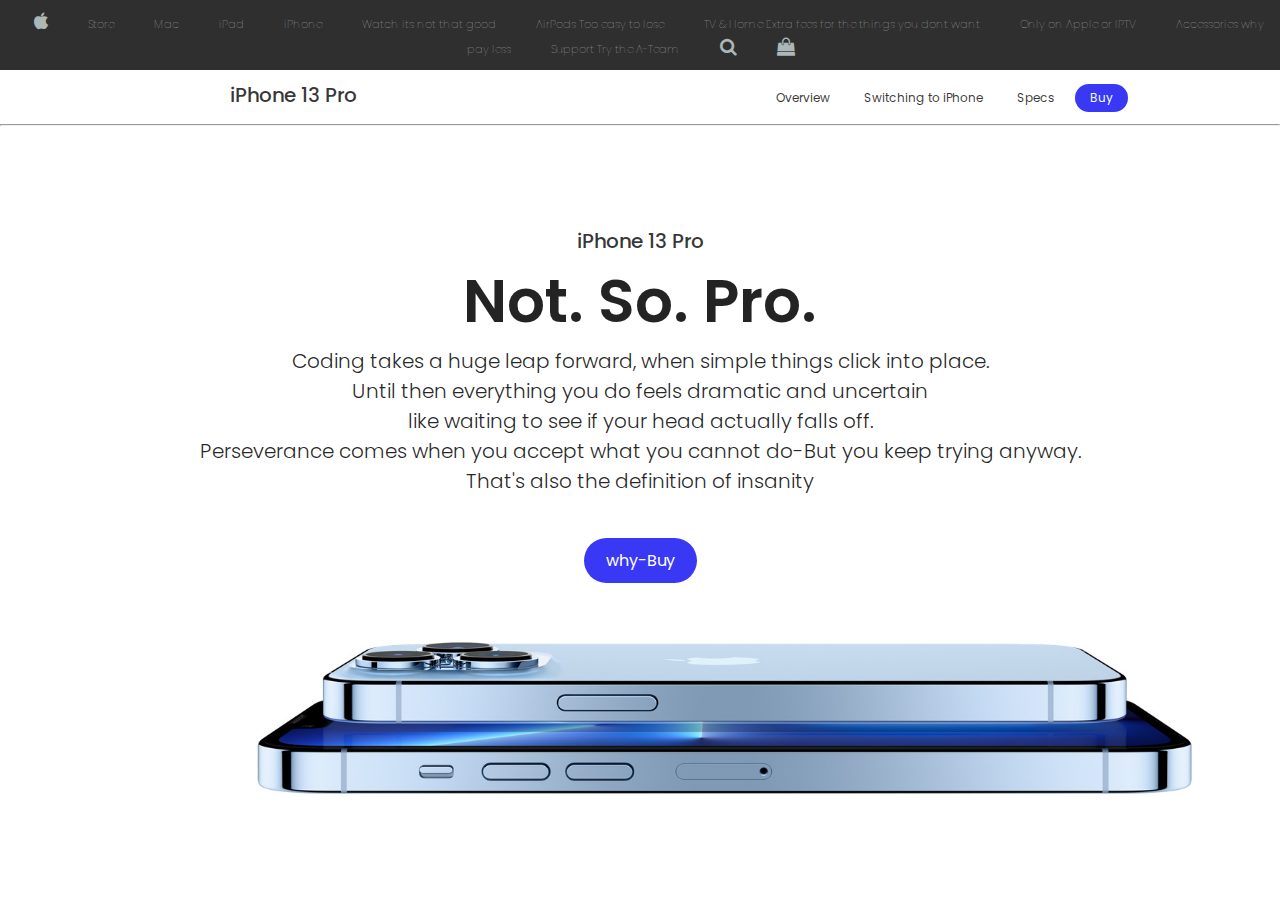
<file: Applish.html>
<!DOCTYPE html>
<html lang="en">
<head>
    <meta charset="UTF-8">
    <meta http-equiv="X-UA-Compatible" content="IE=edge">
    <meta name="viewport" content="width=device-width, initial-scale=1.0">
    <link rel="stylesheet" href="https://cdnjs.cloudflare.com/ajax/libs/font-awesome/4.7.0/css/font-awesome.min.css">
    <link rel="stylesheet" type="text/css" href="css/applish1.css">
    <title>We're not in Kansas anymor "Toto"</title>
</head>
<!-- navbar -->
<header class="header">
<nav class="nav">
    
   <a href="#"><i class="fa fa-apple" style="font-size: 18px;;color:rgba(240, 255, 255, 0.664);"></i></a>
    <a href="#">Store</a>
    <a href="#">Mac</a>
    <a href="#">iPad</a>
    <a href="#">iPhone</a>
    <a href="#">Watch its not that good</a>
    <a href="#">AirPods Too easy to lose</a>
    <a href="#">TV & Home Extra fees for the things you dont want</a>
    <a href="#">Only on Apple or IPTV</a>
    <a href="#">Accessories why pay less</a>
    <a href="#">Support Try the A-Team</a>
    <a href="#"><i class="fa fa-search" style="font-size:18px;color:rgba(240, 255, 255, 0.664);"></i></a>
    <a href="#"><i style="font-size :18px;color:rgba(240, 255, 255, 0.664);" class="fa">&#xf290;</i></a>
   

</nav>
</header>

<!-- logo of page content -->
<section class="section1">
 <a class="logo">iPhone 13 Pro</a>
   <a href="#">Overview</a>
    <a href="#">Switching to iPhone</a>
    <a href="#">Specs</a>
    <a href="#" class="button">Buy</a>
   
</section>
<hr>

<section class="Section2">
    <h3>iPhone 13 Pro</h3>
    <h1>Not. So. Pro.</h1>
    <p>Coding takes a huge leap forward, when simple things click into place.<br>
        Until then everything you do feels dramatic and uncertain <br>like waiting to see if your head actually falls off.<br>
         Perseverance comes when you accept what you cannot do-But you keep trying anyway.<br>
        That's also the definition of insanity</p>
</section> 
<section class="section3">
    <a href="#" class="button2">why-Buy</a>
</section>
<section class="section4">
<img src="images/iphonesideview.jpg" alt = "iphone pic">
</section>



<body>
    
</body>
</html>
</file>
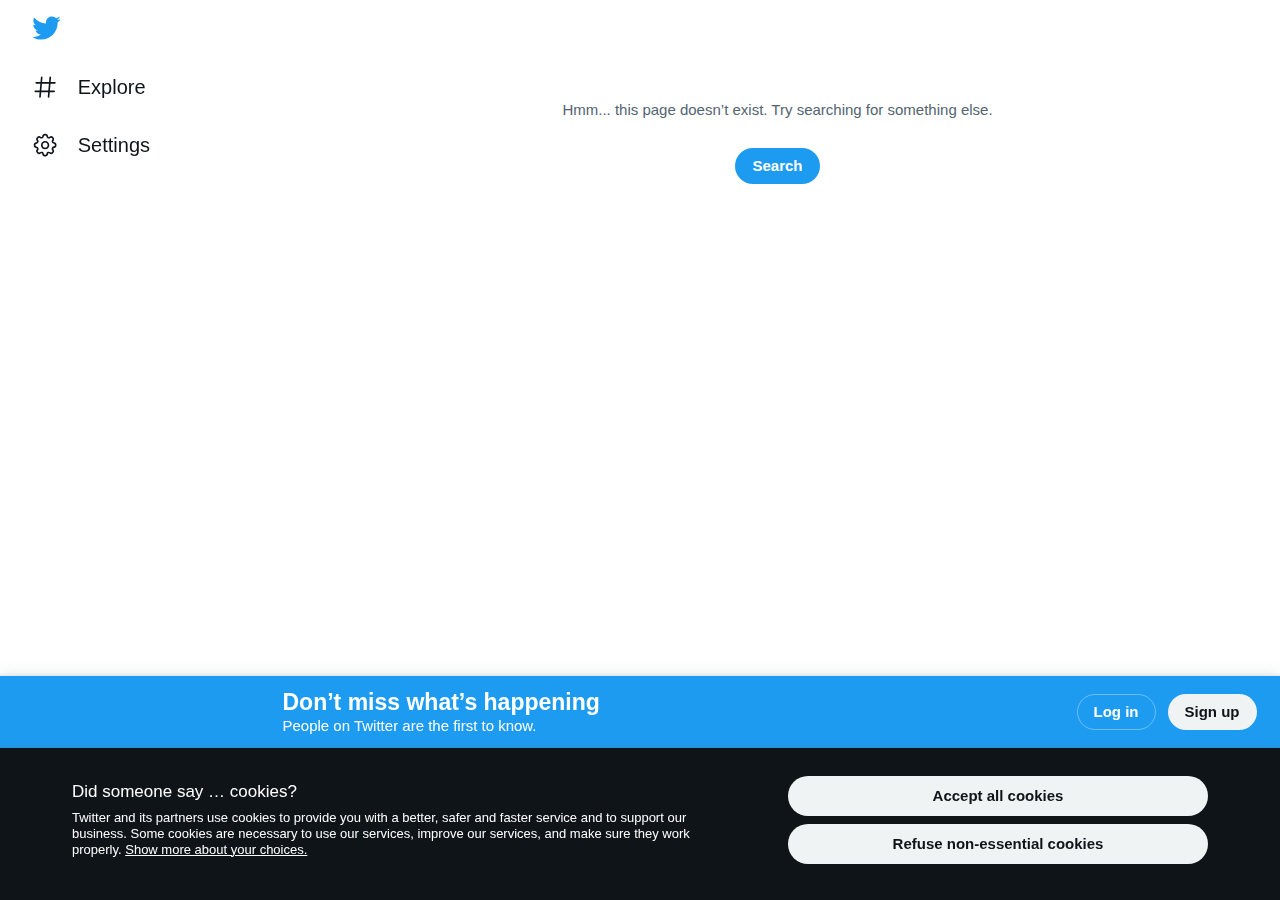
<file: Twitter. It’s what’s happening _ Twitter.html>
<!DOCTYPE html>
<!-- saved from url=(0020)https://twitter.com/ -->
<html dir="ltr" lang="en-GB" style="overflow-y: scroll; overscroll-behavior-y: none; font-size: 15px;"><head><meta http-equiv="Content-Type" content="text/html; charset=UTF-8"><style>input::placeholder { user-select: none; -webkit-user-select: none; }</style><style>@font-face {
  font-family: TwitterChirpExtendedHeavy;
  src: url(https://abs.twimg.com/fonts/v1/chirp-extended-heavy-web.woff2) format('woff2');
  src: url(https://abs.twimg.com/fonts/v1/chirp-extended-heavy-web.woff) format('woff');
  font-weight: 800;
  font-style: 'normal';
  font-display: 'swap';
}
@font-face {
  font-family: TwitterChirp;
  src: url(https://abs.twimg.com/fonts/v2/chirp-regular-web.woff2) format('woff2');
  src: url(https://abs.twimg.com/fonts/v2/chirp-regular-web.woff) format('woff');
  font-weight: 400;
  font-style: 'normal';
  font-display: 'swap';
}
@font-face {
  font-family: TwitterChirp;
  src: url(https://abs.twimg.com/fonts/v2/chirp-medium-web.woff2) format('woff2');
  src: url(https://abs.twimg.com/fonts/v2/chirp-medium-web.woff) format('woff');
  font-weight: 500;
  font-style: 'normal';
  font-display: 'swap';
}
@font-face {
  font-family: TwitterChirp;
  src: url(https://abs.twimg.com/fonts/v2/chirp-bold-web.woff2) format('woff2');
  src: url(https://abs.twimg.com/fonts/v2/chirp-bold-web.woff) format('woff');
  font-weight: 700;
  font-style: 'normal';
  font-display: 'swap';
}
@font-face {
  font-family: TwitterChirp;
  src: url(https://abs.twimg.com/fonts/v2/chirp-heavy-web.woff2) format('woff2');
  src: url(https://abs.twimg.com/fonts/v2/chirp-heavy-web.woff) format('woff');
  font-weight: 800;
  font-style: 'normal';
  font-display: 'swap';
}</style>
<meta name="viewport" content="width=device-width,initial-scale=1,maximum-scale=1,user-scalable=0,viewport-fit=cover"><link rel="preconnect" href="https://abs.twimg.com/"><link rel="dns-prefetch" href="https://abs.twimg.com/"><link rel="preconnect" href="https://api.twitter.com/"><link rel="dns-prefetch" href="https://api.twitter.com/"><link rel="preconnect" href="https://pbs.twimg.com/"><link rel="dns-prefetch" href="https://pbs.twimg.com/"><link rel="preconnect" href="https://t.co/"><link rel="dns-prefetch" href="https://t.co/"><link rel="preconnect" href="https://video.twimg.com/"><link rel="dns-prefetch" href="https://video.twimg.com/"><link rel="preload" as="script" crossorigin="anonymous" href="./Twitter. It’s what’s happening _ Twitter_files/polyfills.9013dd25.js.download" nonce=""><link rel="preload" as="script" crossorigin="anonymous" href="./Twitter. It’s what’s happening _ Twitter_files/vendors_main.87ea1195.js.download" nonce=""><link rel="preload" as="script" crossorigin="anonymous" href="./Twitter. It’s what’s happening _ Twitter_files/en-GB.40f594d5.js.download" nonce=""><link rel="preload" as="script" crossorigin="anonymous" href="./Twitter. It’s what’s happening _ Twitter_files/main.4221b695.js.download" nonce=""><meta property="fb:app_id" content="2231777543">
<meta property="og:site_name" content="Twitter"><meta name="google-site-verification" content="acYOOcR5z6puMzLn6hLDZI1nNHXPxt57OIstz1vnCV0"><meta name="facebook-domain-verification" content="x6sdcc8b5ju3bh8nbm59eswogvg6t1"><link rel="manifest" href="https://twitter.com/manifest.json" crossorigin="use-credentials"><link rel="alternate" hreflang="x-default" href="https://twitter.com/"><link rel="alternate" hreflang="en" href="https://twitter.com/?lang=en"><link rel="alternate" hreflang="ar" href="https://twitter.com/?lang=ar"><link rel="alternate" hreflang="ar-x-fm" href="https://twitter.com/?lang=ar-x-fm"><link rel="alternate" hreflang="bg" href="https://twitter.com/?lang=bg"><link rel="alternate" hreflang="bn" href="https://twitter.com/?lang=bn"><link rel="alternate" hreflang="ca" href="https://twitter.com/?lang=ca"><link rel="alternate" hreflang="cs" href="https://twitter.com/?lang=cs"><link rel="alternate" hreflang="da" href="https://twitter.com/?lang=da"><link rel="alternate" hreflang="de" href="https://twitter.com/?lang=de"><link rel="alternate" hreflang="el" href="https://twitter.com/?lang=el"><link rel="alternate" hreflang="en-GB" href="https://twitter.com/?lang=en-GB"><link rel="alternate" hreflang="es" href="https://twitter.com/?lang=es"><link rel="alternate" hreflang="eu" href="https://twitter.com/?lang=eu"><link rel="alternate" hreflang="fa" href="https://twitter.com/?lang=fa"><link rel="alternate" hreflang="fi" href="https://twitter.com/?lang=fi"><link rel="alternate" hreflang="fr" href="https://twitter.com/?lang=fr"><link rel="alternate" hreflang="ga" href="https://twitter.com/?lang=ga"><link rel="alternate" hreflang="gl" href="https://twitter.com/?lang=gl"><link rel="alternate" hreflang="gu" href="https://twitter.com/?lang=gu"><link rel="alternate" hreflang="he" href="https://twitter.com/?lang=he"><link rel="alternate" hreflang="hi" href="https://twitter.com/?lang=hi"><link rel="alternate" hreflang="hr" href="https://twitter.com/?lang=hr"><link rel="alternate" hreflang="hu" href="https://twitter.com/?lang=hu"><link rel="alternate" hreflang="id" href="https://twitter.com/?lang=id"><link rel="alternate" hreflang="it" href="https://twitter.com/?lang=it"><link rel="alternate" hreflang="ja" href="https://twitter.com/?lang=ja"><link rel="alternate" hreflang="kn" href="https://twitter.com/?lang=kn"><link rel="alternate" hreflang="ko" href="https://twitter.com/?lang=ko"><link rel="alternate" hreflang="mr" href="https://twitter.com/?lang=mr"><link rel="alternate" hreflang="ms" href="https://twitter.com/?lang=ms"><link rel="alternate" hreflang="nb" href="https://twitter.com/?lang=nb"><link rel="alternate" hreflang="nl" href="https://twitter.com/?lang=nl"><link rel="alternate" hreflang="pl" href="https://twitter.com/?lang=pl"><link rel="alternate" hreflang="pt" href="https://twitter.com/?lang=pt"><link rel="alternate" hreflang="ro" href="https://twitter.com/?lang=ro"><link rel="alternate" hreflang="ru" href="https://twitter.com/?lang=ru"><link rel="alternate" hreflang="sk" href="https://twitter.com/?lang=sk"><link rel="alternate" hreflang="sr" href="https://twitter.com/?lang=sr"><link rel="alternate" hreflang="sv" href="https://twitter.com/?lang=sv"><link rel="alternate" hreflang="ta" href="https://twitter.com/?lang=ta"><link rel="alternate" hreflang="th" href="https://twitter.com/?lang=th"><link rel="alternate" hreflang="tr" href="https://twitter.com/?lang=tr"><link rel="alternate" hreflang="uk" href="https://twitter.com/?lang=uk"><link rel="alternate" hreflang="ur" href="https://twitter.com/?lang=ur"><link rel="alternate" hreflang="vi" href="https://twitter.com/?lang=vi"><link rel="alternate" hreflang="zh" href="https://twitter.com/?lang=zh"><link rel="alternate" hreflang="zh-Hant" href="https://twitter.com/?lang=zh-Hant"><link rel="canonical" href="https://twitter.com/"><link rel="search" type="application/opensearchdescription+xml" href="https://twitter.com/opensearch.xml" title="Twitter"><link rel="mask-icon" sizes="any" href="https://abs.twimg.com/responsive-web/client-web/icon-svg.168b89d5.svg" color="#1D9BF0"><link rel="shortcut icon" href="https://abs.twimg.com/favicons/twitter.2.ico"><link rel="apple-touch-icon" sizes="192x192" href="https://abs.twimg.com/responsive-web/client-web/icon-ios.b1fc7275.png"><meta name="mobile-web-app-capable" content="yes">
<meta name="apple-mobile-web-app-title" content="Twitter">
<meta name="apple-mobile-web-app-status-bar-style" content="white">
<meta name="theme-color" content="#FFFFFF">
<meta http-equiv="origin-trial" content="Apir4chqTX+4eFxKD+ErQlKRB/VtZ/[base64]"><meta http-equiv="origin-trial" content="AlpCmb40F5ZjDi9ZYe+wnr/[base64]"><style>html,body{height: 100%;}</style><style id="react-native-stylesheet">[stylesheet-group="0"]{}
html{-ms-text-size-adjust:100%;-webkit-text-size-adjust:100%;-webkit-tap-highlight-color:rgba(0,0,0,0);}
body{margin:0;}
button::-moz-focus-inner,input::-moz-focus-inner{border:0;padding:0;}
input::-webkit-inner-spin-button,input::-webkit-outer-spin-button,input::-webkit-search-cancel-button,input::-webkit-search-decoration,input::-webkit-search-results-button,input::-webkit-search-results-decoration{display:none;}
[stylesheet-group="0.1"]{}
:focus:not([data-focusvisible-polyfill]){outline: none;}
[stylesheet-group="1"]{}
.css-1dbjc4n{-ms-flex-align:stretch;-ms-flex-direction:column;-ms-flex-negative:0;-ms-flex-preferred-size:auto;-webkit-align-items:stretch;-webkit-box-align:stretch;-webkit-box-direction:normal;-webkit-box-orient:vertical;-webkit-flex-basis:auto;-webkit-flex-direction:column;-webkit-flex-shrink:0;align-items:stretch;border:0 solid black;box-sizing:border-box;display:-webkit-box;display:-moz-box;display:-ms-flexbox;display:-webkit-flex;display:flex;flex-basis:auto;flex-direction:column;flex-shrink:0;margin-bottom:0px;margin-left:0px;margin-right:0px;margin-top:0px;min-height:0px;min-width:0px;padding-bottom:0px;padding-left:0px;padding-right:0px;padding-top:0px;position:relative;z-index:0;}
.css-901oao{border:0 solid black;box-sizing:border-box;color:rgba(0,0,0,1.00);display:inline;font:14px -apple-system,BlinkMacSystemFont,"Segoe UI",Roboto,Helvetica,Arial,sans-serif;margin-bottom:0px;margin-left:0px;margin-right:0px;margin-top:0px;padding-bottom:0px;padding-left:0px;padding-right:0px;padding-top:0px;white-space:pre-wrap;word-wrap:break-word;}
.css-16my406{color:inherit;font:inherit;white-space:inherit;}
[stylesheet-group="2"]{}
.r-13awgt0{-ms-flex:1 1 0%;-webkit-flex:1;flex:1;}
.r-4qtqp9{display:inline-block;}
.r-ywje51{margin-bottom:auto;margin-left:auto;margin-right:auto;margin-top:auto;}
.r-hvic4v{display:none;}
.r-1adg3ll{display:block;}
[stylesheet-group="2.2"]{}
.r-12vffkv>*{pointer-events:auto;}
.r-12vffkv{pointer-events:none!important;}
.r-14lw9ot{background-color:rgba(255,255,255,1.00);}
.r-1p0dtai{bottom:0px;}
.r-1d2f490{left:0px;}
.r-1xcajam{position:fixed;}
.r-zchlnj{right:0px;}
.r-ipm5af{top:0px;}
.r-yyyyoo{fill:currentcolor;}
.r-1xvli5t{height:1.25em;}
.r-dnmrzs{max-width:100%;}
.r-bnwqim{position:relative;}
.r-1plcrui{vertical-align:text-bottom;}
.r-lrvibr{-moz-user-select:none;-ms-user-select:none;-webkit-user-select:none;user-select:none;}
.r-13gxpu9{color:rgba(29,161,242,1.00);}
.r-wy61xf{height:72px;}
.r-u8s1d{position:absolute;}
.r-1blnp2b{width:72px;}
.r-1ykxob0{top:60%;}
.r-1b2b6em{line-height:2em;}
.r-q4m81j{text-align:center;}</style><script charset="utf-8" src="./Twitter. It’s what’s happening _ Twitter_files/ondemand.Dropdown.9e566815.js.download"></script><script charset="utf-8" src="./Twitter. It’s what’s happening _ Twitter_files/sharedCore.99ccb5d5.js.download"></script><script charset="utf-8" src="./Twitter. It’s what’s happening _ Twitter_files/loader.AppModules.cbc323b5.js.download"></script><script charset="utf-8" src="./Twitter. It’s what’s happening _ Twitter_files/loader.SideNav.185c26e5.js.download"></script><script charset="utf-8" src="./Twitter. It’s what’s happening _ Twitter_files/shared_loader.Typeahead_bundle.Communities_bundle.Settings_bundle.Delegate_bundle.LoggedOutHome_bundle.Search.71389f95.js.download"></script><script charset="utf-8" src="./Twitter. It’s what’s happening _ Twitter_files/shared_loader.Typeahead_bundle.Communities_bundle.Delegate_bundle.LoggedOutHome_bundle.Search_bundle.UserList.f69b8455.js.download"></script><script charset="utf-8" src="./Twitter. It’s what’s happening _ Twitter_files/shared_bundle.MultiAccount_bundle.Login_bundle.LoggedOutHome_bundle.Search_ondemand.IntentPrompt.eb8b7385.js.download"></script><script charset="utf-8" src="./Twitter. It’s what’s happening _ Twitter_files/bundle.LoggedOutHome.794ca985.js.download"></script><script charset="utf-8" src="./Twitter. It’s what’s happening _ Twitter_files/shared_loader.AudioDock_bundle.AudioSpacePeek_bundle.AudioSpacePeekReport_loader.AudioContextSpaceMedia_loade.bafe5ef5.js.download"></script><script charset="utf-8" src="./Twitter. It’s what’s happening _ Twitter_files/loader.AudioDock.90590c65.js.download"></script><script charset="utf-8" src="./Twitter. It’s what’s happening _ Twitter_files/bundle.NetworkInstrument.501573f5.js.download"></script><title>Twitter. It’s what’s happening / Twitter</title><script charset="utf-8" src="./Twitter. It’s what’s happening _ Twitter_files/ondemand.BranchSdk.6efd2e55.js.download"></script><script charset="utf-8" src="./Twitter. It’s what’s happening _ Twitter_files/shared_ondemand.InlinePlayer_loader.AudioOnlyVideoPlayer.ec047775.js.download"></script><script charset="utf-8" src="./Twitter. It’s what’s happening _ Twitter_files/loader.AudioOnlyVideoPlayer.5287cde5.js.download"></script><link href="https://twitter.com/" rel="canonical" data-rh="true"><meta content="website" property="og:type" data-rh="true"><meta content="https://twitter.com/" property="og:url" data-rh="true"><meta content="Twitter. It’s what’s happening" property="og:title" data-rh="true"><meta content="From breaking news and entertainment to sports and politics, get the full story with all the live commentary." property="og:description" data-rh="true"><meta content="twitter://" property="al:ios:url" data-rh="true"><meta content="333903271" property="al:ios:app_store_id" data-rh="true"><meta content="Twitter" property="al:ios:app_name" data-rh="true"><meta content="twitter://" property="al:android:url" data-rh="true"><meta content="com.twitter.android" property="al:android:package" data-rh="true"><meta content="Twitter" property="al:android:app_name" data-rh="true"><meta content="NOODP" name="robots" data-rh="true"><meta content="From breaking news and entertainment to sports and politics, get the full story with all the live commentary." name="description" data-rh="true"><style id="googleidentityservice_button_styles">.qJTHM{-webkit-user-select:none;color:#202124;direction:ltr;-webkit-touch-callout:none;font-family:'Roboto-Regular',arial,sans-serif;-webkit-font-smoothing:antialiased;font-weight:400;margin:0;overflow:hidden;-webkit-text-size-adjust:100%}.ynRLnc{left:-9999px;position:absolute;top:-9999px}.L6cTce{display:none}.bltWBb{word-break:break-all}.hSRGPd{color:#1a73e8;cursor:pointer;font-weight:500;text-decoration:none}.Bz112c-W3lGp{height:16px;width:16px}.Bz112c-E3DyYd{height:20px;width:20px}.Bz112c-r9oPif{height:24px;width:24px}.Bz112c-uaxL4e{-webkit-border-radius:10px;border-radius:10px}.LgbsSe-Bz112c{display:block}.S9gUrf-YoZ4jf,.S9gUrf-YoZ4jf *{border:none;margin:0;padding:0}.fFW7wc-ibnC6b>.aZ2wEe>div{border-color:#4285f4}.P1ekSe-ZMv3u>div:nth-child(1){background-color:#1a73e8!important}.P1ekSe-ZMv3u>div:nth-child(2),.P1ekSe-ZMv3u>div:nth-child(3){background-image:linear-gradient(to right,rgba(255,255,255,0.7),rgba(255,255,255,0.7)),linear-gradient(to right,#1a73e8,#1a73e8)!important}.haAclf{display:inline-block}.nsm7Bb-HzV7m-LgbsSe{-webkit-border-radius:4px;border-radius:4px;-webkit-box-sizing:border-box;box-sizing:border-box;-webkit-transition:background-color .218s,border-color .218s;transition:background-color .218s,border-color .218s;-webkit-user-select:none;-webkit-appearance:none;background-color:#fff;background-image:none;border:1px solid #dadce0;color:#3c4043;cursor:pointer;font-family:'Google Sans',arial,sans-serif;font-size:14px;height:40px;letter-spacing:0.25px;outline:none;overflow:hidden;padding:0 12px;position:relative;text-align:center;vertical-align:middle;white-space:nowrap;width:auto}@media screen and (-ms-high-contrast:active){.nsm7Bb-HzV7m-LgbsSe{border:2px solid windowText;color:windowText}}.nsm7Bb-HzV7m-LgbsSe.pSzOP-SxQuSe{font-size:14px;height:32px;letter-spacing:0.25px;padding:0 10px}.nsm7Bb-HzV7m-LgbsSe.purZT-SxQuSe{font-size:11px;height:20px;letter-spacing:0.3px;padding:0 8px}.nsm7Bb-HzV7m-LgbsSe.Bz112c-LgbsSe{padding:0;width:40px}.nsm7Bb-HzV7m-LgbsSe.Bz112c-LgbsSe.pSzOP-SxQuSe{width:32px}.nsm7Bb-HzV7m-LgbsSe.Bz112c-LgbsSe.purZT-SxQuSe{width:20px}.nsm7Bb-HzV7m-LgbsSe.JGcpL-RbRzK{-webkit-border-radius:20px;border-radius:20px}.nsm7Bb-HzV7m-LgbsSe.JGcpL-RbRzK.pSzOP-SxQuSe{-webkit-border-radius:16px;border-radius:16px}.nsm7Bb-HzV7m-LgbsSe.JGcpL-RbRzK.purZT-SxQuSe{-webkit-border-radius:10px;border-radius:10px}.nsm7Bb-HzV7m-LgbsSe.MFS4be-Ia7Qfc{border:none;color:#fff}.nsm7Bb-HzV7m-LgbsSe.MFS4be-v3pZbf-Ia7Qfc{background-color:#1a73e8}.nsm7Bb-HzV7m-LgbsSe.MFS4be-JaPV2b-Ia7Qfc{background-color:#202124;color:#e8eaed}.nsm7Bb-HzV7m-LgbsSe .nsm7Bb-HzV7m-LgbsSe-Bz112c{height:18px;margin-right:8px;min-width:18px;width:18px}.nsm7Bb-HzV7m-LgbsSe.pSzOP-SxQuSe .nsm7Bb-HzV7m-LgbsSe-Bz112c{height:14px;min-width:14px;width:14px}.nsm7Bb-HzV7m-LgbsSe.purZT-SxQuSe .nsm7Bb-HzV7m-LgbsSe-Bz112c{height:10px;min-width:10px;width:10px}.nsm7Bb-HzV7m-LgbsSe.jVeSEe .nsm7Bb-HzV7m-LgbsSe-Bz112c{margin-left:8px;margin-right:-4px}.nsm7Bb-HzV7m-LgbsSe.Bz112c-LgbsSe .nsm7Bb-HzV7m-LgbsSe-Bz112c{margin:0;padding:10px}.nsm7Bb-HzV7m-LgbsSe.Bz112c-LgbsSe.pSzOP-SxQuSe .nsm7Bb-HzV7m-LgbsSe-Bz112c{padding:8px}.nsm7Bb-HzV7m-LgbsSe.Bz112c-LgbsSe.purZT-SxQuSe .nsm7Bb-HzV7m-LgbsSe-Bz112c{padding:4px}.nsm7Bb-HzV7m-LgbsSe .nsm7Bb-HzV7m-LgbsSe-Bz112c-haAclf{-webkit-border-top-left-radius:3px;border-top-left-radius:3px;-webkit-border-bottom-left-radius:3px;border-bottom-left-radius:3px;display:-webkit-box;display:-webkit-flex;display:flex;justify-content:center;-webkit-align-items:center;align-items:center;background-color:#fff;height:36px;margin-left:-10px;margin-right:12px;min-width:36px;width:36px}.nsm7Bb-HzV7m-LgbsSe .nsm7Bb-HzV7m-LgbsSe-Bz112c-haAclf .nsm7Bb-HzV7m-LgbsSe-Bz112c,.nsm7Bb-HzV7m-LgbsSe.Bz112c-LgbsSe .nsm7Bb-HzV7m-LgbsSe-Bz112c-haAclf .nsm7Bb-HzV7m-LgbsSe-Bz112c{margin:0;padding:0}.nsm7Bb-HzV7m-LgbsSe.pSzOP-SxQuSe .nsm7Bb-HzV7m-LgbsSe-Bz112c-haAclf{height:28px;margin-left:-8px;margin-right:10px;min-width:28px;width:28px}.nsm7Bb-HzV7m-LgbsSe.purZT-SxQuSe .nsm7Bb-HzV7m-LgbsSe-Bz112c-haAclf{height:16px;margin-left:-6px;margin-right:8px;min-width:16px;width:16px}.nsm7Bb-HzV7m-LgbsSe.Bz112c-LgbsSe .nsm7Bb-HzV7m-LgbsSe-Bz112c-haAclf{-webkit-border-radius:3px;border-radius:3px;margin-left:2px;margin-right:0;padding:0}.nsm7Bb-HzV7m-LgbsSe.JGcpL-RbRzK .nsm7Bb-HzV7m-LgbsSe-Bz112c-haAclf{-webkit-border-radius:18px;border-radius:18px}.nsm7Bb-HzV7m-LgbsSe.pSzOP-SxQuSe.JGcpL-RbRzK .nsm7Bb-HzV7m-LgbsSe-Bz112c-haAclf{-webkit-border-radius:14px;border-radius:14px}.nsm7Bb-HzV7m-LgbsSe.purZT-SxQuSe.JGcpL-RbRzK .nsm7Bb-HzV7m-LgbsSe-Bz112c-haAclf{-webkit-border-radius:8px;border-radius:8px}.nsm7Bb-HzV7m-LgbsSe .nsm7Bb-HzV7m-LgbsSe-bN97Pc-sM5MNb{display:-webkit-box;display:-webkit-flex;display:flex;-webkit-align-items:center;align-items:center;-webkit-flex-direction:row;flex-direction:row;justify-content:space-between;-webkit-flex-wrap:nowrap;flex-wrap:nowrap;height:100%;position:relative;width:100%}.nsm7Bb-HzV7m-LgbsSe .oXtfBe-l4eHX{justify-content:center}.nsm7Bb-HzV7m-LgbsSe .nsm7Bb-HzV7m-LgbsSe-BPrWId{-webkit-flex-grow:1;flex-grow:1;font-family:'Google Sans',arial,sans-serif;font-weight:500;overflow:hidden;text-overflow:ellipsis;vertical-align:top}.nsm7Bb-HzV7m-LgbsSe.purZT-SxQuSe .nsm7Bb-HzV7m-LgbsSe-BPrWId{font-weight:300}.nsm7Bb-HzV7m-LgbsSe .oXtfBe-l4eHX .nsm7Bb-HzV7m-LgbsSe-BPrWId{-webkit-flex-grow:0;flex-grow:0}.nsm7Bb-HzV7m-LgbsSe .nsm7Bb-HzV7m-LgbsSe-MJoBVe{-webkit-transition:background-color .218s;transition:background-color .218s;bottom:0;left:0;position:absolute;right:0;top:0}.nsm7Bb-HzV7m-LgbsSe:hover,.nsm7Bb-HzV7m-LgbsSe:focus{-webkit-box-shadow:none;box-shadow:none;border-color:#d2e3fc;outline:none}.nsm7Bb-HzV7m-LgbsSe:hover .nsm7Bb-HzV7m-LgbsSe-MJoBVe,.nsm7Bb-HzV7m-LgbsSe:focus .nsm7Bb-HzV7m-LgbsSe-MJoBVe{background:rgba(66,133,244,0.04)}.nsm7Bb-HzV7m-LgbsSe:active .nsm7Bb-HzV7m-LgbsSe-MJoBVe{background:rgba(66,133,244,0.1)}.nsm7Bb-HzV7m-LgbsSe.MFS4be-Ia7Qfc:hover .nsm7Bb-HzV7m-LgbsSe-MJoBVe,.nsm7Bb-HzV7m-LgbsSe.MFS4be-Ia7Qfc:focus .nsm7Bb-HzV7m-LgbsSe-MJoBVe{background:rgba(255,255,255,0.24)}.nsm7Bb-HzV7m-LgbsSe.MFS4be-Ia7Qfc:active .nsm7Bb-HzV7m-LgbsSe-MJoBVe{background:rgba(255,255,255,0.32)}.nsm7Bb-HzV7m-LgbsSe .n1UuX-DkfjY{-webkit-border-radius:50%;border-radius:50%;display:-webkit-box;display:-webkit-flex;display:flex;height:20px;margin-left:-4px;margin-right:8px;min-width:20px;width:20px}.nsm7Bb-HzV7m-LgbsSe.jVeSEe .nsm7Bb-HzV7m-LgbsSe-BPrWId{font-family:'Roboto';font-size:12px;text-align:left}.nsm7Bb-HzV7m-LgbsSe.jVeSEe .nsm7Bb-HzV7m-LgbsSe-BPrWId .ssJRIf,.nsm7Bb-HzV7m-LgbsSe.jVeSEe .nsm7Bb-HzV7m-LgbsSe-BPrWId .K4efff .fmcmS{overflow:hidden;text-overflow:ellipsis}.nsm7Bb-HzV7m-LgbsSe.jVeSEe .nsm7Bb-HzV7m-LgbsSe-BPrWId .K4efff{display:-webkit-box;display:-webkit-flex;display:flex;-webkit-align-items:center;align-items:center;color:#5f6368;fill:#5f6368;font-size:11px;font-weight:400}.nsm7Bb-HzV7m-LgbsSe.jVeSEe.MFS4be-Ia7Qfc .nsm7Bb-HzV7m-LgbsSe-BPrWId .K4efff{color:#e8eaed;fill:#e8eaed}.nsm7Bb-HzV7m-LgbsSe.jVeSEe .nsm7Bb-HzV7m-LgbsSe-BPrWId .K4efff .Bz112c{height:18px;margin:-3px -3px -3px 2px;min-width:18px;width:18px}.nsm7Bb-HzV7m-LgbsSe.jVeSEe .nsm7Bb-HzV7m-LgbsSe-Bz112c-haAclf{-webkit-border-top-left-radius:0;border-top-left-radius:0;-webkit-border-bottom-left-radius:0;border-bottom-left-radius:0;-webkit-border-top-right-radius:3px;border-top-right-radius:3px;-webkit-border-bottom-right-radius:3px;border-bottom-right-radius:3px;margin-left:12px;margin-right:-10px}.nsm7Bb-HzV7m-LgbsSe.jVeSEe.JGcpL-RbRzK .nsm7Bb-HzV7m-LgbsSe-Bz112c-haAclf{-webkit-border-radius:18px;border-radius:18px}.L5Fo6c-sM5MNb{border:0;display:block;left:0;position:relative;top:0}.L5Fo6c-bF1uUb{-webkit-border-radius:4px;border-radius:4px;bottom:0;cursor:pointer;left:0;position:absolute;right:0;top:0}.L5Fo6c-bF1uUb:focus{border:none;outline:none}sentinel{}
/*# sourceURL=/_/gsi/_/ss/k=gsi.gsi.IVArq21tg7M.L.W.O/am=whU/d=1/rs=AF0KOtWieN5fFQYOaa3RmPbB3e7nPQb2KA/m=gis_client_button_style */</style><link id="googleidentityservice" type="text/css" media="all" rel="stylesheet" href="./Twitter. It’s what’s happening _ Twitter_files/style"><script charset="utf-8" src="./Twitter. It’s what’s happening _ Twitter_files/ondemand.emoji.en-GB.8a001d65.js.download"></script><script charset="utf-8" src="./Twitter. It’s what’s happening _ Twitter_files/shared_ondemand.EmojiPickerData_ondemand.ParticipantReaction_ondemand.EmojiPicker.3f5da155.js.download"></script></head><body style="background-color: #FFFFFF;">
  <noscript>
    <style>
    body {
      -ms-overflow-style: scrollbar;
      overflow-y: scroll;
      overscroll-behavior-y: none;
    }

    .errorContainer {
      background-color: #FFF;
      color: #0F1419;
      max-width: 600px;
      margin: 0 auto;
      padding: 10%;
      font-family: Helvetica, sans-serif;
      font-size: 16px;
    }

    .errorButton {
      margin: 3em 0;
    }

    .errorButton a {
      background: #1DA1F2;
      border-radius: 2.5em;
      color: white;
      padding: 1em 2em;
      text-decoration: none;
    }

    .errorButton a:hover,
    .errorButton a:focus {
      background: rgb(26, 145, 218);
    }

    .errorFooter {
      color: #657786;
      font-size: 80%;
      line-height: 1.5;
      padding: 1em 0;
    }

    .errorFooter a,
    .errorFooter a:visited {
      color: #657786;
      text-decoration: none;
      padding-right: 1em;
    }

    .errorFooter a:hover,
    .errorFooter a:active {
      text-decoration: underline;
    }

      #placeholder,
      #react-root {
        display: none !important;
      }
      body {
        background-color: #FFF !important;
      }
    </style>
    <div class="errorContainer">
      <img width="46" height="38" srcset="https://abs.twimg.com/errors/logo46x38.png 1x, https://abs.twimg.com/errors/logo46x38@2x.png 2x" src="https://abs.twimg.com/errors/logo46x38.png" alt="Twitter" />
      <h1>JavaScript is not available.</h1>
      <p>We’ve detected that JavaScript is disabled in this browser. Please enable JavaScript or switch to a supported browser to continue using twitter.com. You can see a list of supported browsers in our Help Centre.</p>
      <p class="errorButton"><a href="https://help.twitter.com/using-twitter/twitter-supported-browsers">Help Center</a></p>
    <p class="errorFooter">
      <a href="https://twitter.com/tos">Terms of Service</a>
      <a href="https://twitter.com/privacy">Privacy Policy</a>
      <a href="https://support.twitter.com/articles/20170514">Cookie Policy</a>
      <a href="https://legal.twitter.com/imprint">Imprint</a>
      <a href="https://business.twitter.com/en/help/troubleshooting/how-twitter-ads-work.html?ref=web-twc-ao-gbl-adsinfo&utm_source=twc&utm_medium=web&utm_campaign=ao&utm_content=adsinfo">Ads info</a>
      © 2022 Twitter, Inc.
    </p>

    </div>
  </noscript><div id="react-root" style="height:100%;display:flex;"><div class="css-1dbjc4n r-13awgt0 r-12vffkv"><div class="css-1dbjc4n r-13awgt0 r-12vffkv"><div id="layers" class="r-1d2f490 r-u8s1d r-zchlnj r-ipm5af" style="z-index: 1;"><div class="css-1dbjc4n r-aqfbo4 r-1p0dtai r-1d2f490 r-12vffkv r-1xcajam r-zchlnj"><div class="css-1dbjc4n r-12vffkv"><div class="css-1dbjc4n r-12vffkv"><div class="css-1dbjc4n"></div></div></div></div></div><div class="css-1dbjc4n r-13qz1uu r-417010" aria-hidden="false" style="min-height: 746px;"><main role="main" class="css-1dbjc4n r-16y2uox r-1wbh5a2"><div class="css-1dbjc4n r-150rngu r-16y2uox r-1wbh5a2"><div class="css-1dbjc4n r-13awgt0"><div class="css-1dbjc4n r-791edh r-1euycsn r-tv6buo"><div class="css-1dbjc4n r-1777fci r-1qmwkkh r-nsbfu8"><div class="css-1dbjc4n r-jjmaes r-1nz9sz9 r-1pcd2l5 r-13qz1uu"><svg viewBox="0 0 24 24" aria-hidden="true" class="r-k200y r-1cvl2hr r-4qtqp9 r-yyyyoo r-5sfk15 r-dnmrzs r-kzbkwu r-bnwqim r-1plcrui r-lrvibr"><g><path d="M23.643 4.937c-.835.37-1.732.62-2.675.733.962-.576 1.7-1.49 2.048-2.578-.9.534-1.897.922-2.958 1.13-.85-.904-2.06-1.47-3.4-1.47-2.572 0-4.658 2.086-4.658 4.66 0 .364.042.718.12 1.06-3.873-.195-7.304-2.05-9.602-4.868-.4.69-.63 1.49-.63 2.342 0 1.616.823 3.043 2.072 3.878-.764-.025-1.482-.234-2.11-.583v.06c0 2.257 1.605 4.14 3.737 4.568-.392.106-.803.162-1.227.162-.3 0-.593-.028-.877-.082.593 1.85 2.313 3.198 4.352 3.234-1.595 1.25-3.604 1.995-5.786 1.995-.376 0-.747-.022-1.112-.065 2.062 1.323 4.51 2.093 7.14 2.093 8.57 0 13.255-7.098 13.255-13.254 0-.2-.005-.402-.014-.602.91-.658 1.7-1.477 2.323-2.41z"></path></g></svg><div dir="auto" class="css-901oao r-fm7h5w r-19oahor r-b88u0q r-nm9kes r-1ncnki0 r-4afqvc r-bcqeeo r-qvutc0" style="color: rgb(15, 20, 25);"><span class="css-901oao css-16my406 r-poiln3 r-bcqeeo r-qvutc0">Happening now</span></div><div dir="auto" class="css-901oao r-fm7h5w r-1yjpyg1 r-b88u0q r-ueyrd6 r-zd98yo r-bcqeeo r-qvutc0" style="color: rgb(15, 20, 25);"><span class="css-901oao css-16my406 r-poiln3 r-bcqeeo r-qvutc0">Join Twitter today.</span></div><div class="css-1dbjc4n"><div role="button" tabindex="0" class="css-18t94o4 css-1dbjc4n r-14lw9ot r-sdzlij r-1phboty r-rs99b7 r-a9p05 r-eu3ka r-5oul0u r-17w48nw r-2yi16 r-1qi8awa r-1ny4l3l r-ymttw5 r-o7ynqc r-6416eg r-lrvibr r-1ipicw7" style="border-color: rgb(207, 217, 222);"><div dir="auto" class="css-901oao r-1awozwy r-6koalj r-18u37iz r-16y2uox r-37j5jr r-a023e6 r-b88u0q r-1777fci r-rjixqe r-bcqeeo r-q4m81j r-qvutc0" style="color: rgb(15, 20, 25);"><svg viewBox="0 0 24 24" aria-hidden="true" class="r-4qtqp9 r-yyyyoo r-z80fyv r-1d4mawv r-dnmrzs r-bnwqim r-1plcrui r-lrvibr r-19wmn03" style="color: rgb(15, 20, 25);"><g><path d="M18.977 4.322L16 7.3c-1.023-.838-2.326-1.35-3.768-1.35-2.69 0-4.95 1.73-5.74 4.152l-3.44-2.635c1.656-3.387 5.134-5.705 9.18-5.705 2.605 0 4.93.977 6.745 2.56z" fill="#EA4335"></path><path d="M6.186 12c0 .66.102 1.293.307 1.89L3.05 16.533C2.38 15.17 2 13.63 2 12s.38-3.173 1.05-4.533l3.443 2.635c-.204.595-.307 1.238-.307 1.898z" fill="#FBBC05"></path><path d="M18.893 19.688c-1.786 1.667-4.168 2.55-6.66 2.55-4.048 0-7.526-2.317-9.18-5.705l3.44-2.635c.79 2.42 3.05 4.152 5.74 4.152 1.32 0 2.474-.308 3.395-.895l3.265 2.533z" fill="#34A853"></path><path d="M22 12c0 3.34-1.22 5.948-3.107 7.688l-3.265-2.53c1.07-.67 1.814-1.713 2.093-3.063h-5.488V10.14h9.535c.14.603.233 1.255.233 1.86z" fill="#4285F4"></path></g></svg><span class="css-901oao css-16my406 css-bfa6kz r-poiln3 r-a023e6 r-rjixqe r-bcqeeo r-qvutc0"><span class="css-901oao css-16my406 r-poiln3 r-bcqeeo r-qvutc0">Sign up with Google</span></span></div></div><div role="button" class="css-18t94o4 css-1dbjc4n r-14lw9ot r-sdzlij r-1phboty r-rs99b7 r-a9p05 r-eu3ka r-17w48nw r-2yi16 r-1qi8awa r-1ny4l3l r-ymttw5 r-o7ynqc r-6416eg r-lrvibr r-1ipicw7" style="border-color: rgb(207, 217, 222); margin-bottom: 0px;" tabindex="0"><div dir="auto" class="css-901oao r-1awozwy r-6koalj r-18u37iz r-16y2uox r-37j5jr r-a023e6 r-b88u0q r-1777fci r-rjixqe r-bcqeeo r-q4m81j r-qvutc0" style="color: rgb(15, 20, 25);"><svg viewBox="0 0 24 24" aria-hidden="true" class="r-4qtqp9 r-yyyyoo r-z80fyv r-1d4mawv r-dnmrzs r-bnwqim r-1plcrui r-lrvibr r-19wmn03" style="color: rgb(15, 20, 25);"><g><path d="M16.365 1.43c0 1.14-.493 2.27-1.177 3.08-.744.9-1.99 1.57-2.987 1.57-.12 0-.23-.02-.3-.03-.01-.06-.04-.22-.04-.39 0-1.15.572-2.27 1.206-2.98.804-.94 2.142-1.64 3.248-1.68.03.13.05.28.05.43zm4.565 15.71c-.03.07-.463 1.58-1.518 3.12-.945 1.34-1.94 2.71-3.43 2.71-1.517 0-1.9-.88-3.63-.88-1.698 0-2.302.91-3.67.91-1.377 0-2.332-1.26-3.428-2.8-1.287-1.82-2.323-4.63-2.323-7.28 0-4.28 2.797-6.55 5.552-6.55 1.448 0 2.675.95 3.6.95.865 0 2.222-1.01 3.902-1.01.613 0 2.886.06 4.374 2.19-.13.09-2.383 1.37-2.383 4.19 0 3.26 2.854 4.42 2.955 4.45z"></path></g></svg><span class="css-901oao css-16my406 css-bfa6kz r-poiln3 r-a023e6 r-rjixqe r-bcqeeo r-qvutc0"><span class="css-901oao css-16my406 r-poiln3 r-bcqeeo r-qvutc0">Sign up with Apple</span></span></div></div><div class="css-1dbjc4n r-1p6iasa r-17w48nw r-1ipicw7"><div class="css-1dbjc4n r-18u37iz r-lz04qo r-1p6iasa"><div class="css-1dbjc4n r-13awgt0 r-1iusvr4 r-1777fci r-4amgru r-bcqeeo"><div class="css-1dbjc4n r-1sw30gj r-109y4c4"></div></div><div class="css-1dbjc4n r-hvzyjp r-1iusvr4 r-4amgru r-bcqeeo"><div dir="auto" class="css-901oao r-37j5jr r-a023e6 r-16dba41 r-rjixqe r-bcqeeo r-qvutc0" style="color: rgb(15, 20, 25);"><span class="css-901oao css-16my406 r-poiln3 r-bcqeeo r-qvutc0">or</span></div></div><div class="css-1dbjc4n r-13awgt0 r-1iusvr4 r-1777fci r-4amgru r-bcqeeo"><div class="css-1dbjc4n r-1sw30gj r-109y4c4"></div></div></div></div><a href="https://twitter.com/i/flow/signup" role="link" class="css-4rbku5 css-18t94o4 css-1dbjc4n r-l5o3uw r-sdzlij r-1phboty r-rs99b7 r-1loqt21 r-a9p05 r-eu3ka r-5oul0u r-17w48nw r-2yi16 r-1qi8awa r-1ny4l3l r-ymttw5 r-o7ynqc r-6416eg r-lrvibr r-1ipicw7" data-testid="signupButton" style="border-color: rgba(0, 0, 0, 0);"><div dir="auto" class="css-901oao r-1awozwy r-jwli3a r-6koalj r-18u37iz r-16y2uox r-37j5jr r-a023e6 r-b88u0q r-1777fci r-rjixqe r-bcqeeo r-q4m81j r-qvutc0" style=""><span class="css-901oao css-16my406 css-bfa6kz r-poiln3 r-a023e6 r-rjixqe r-bcqeeo r-qvutc0"><span class="css-901oao css-16my406 r-poiln3 r-bcqeeo r-qvutc0">Sign up with a phone number or email address</span></span></div></a><div dir="auto" class="css-901oao r-13awgt0 r-37j5jr r-1gkfh8e r-16dba41 r-56xrmm r-117bsoe r-17w48nw r-bcqeeo r-1ipicw7 r-qvutc0" style="color: rgb(83, 100, 113);">By signing up, you agree to the <a href="https://twitter.com/tos" rel="noopener noreferrer" target="_blank" role="link" class="css-4rbku5 css-18t94o4 css-901oao css-16my406 r-1cvl2hr r-1loqt21 r-poiln3 r-bcqeeo r-qvutc0"><span class="css-901oao css-16my406 r-poiln3 r-bcqeeo r-qvutc0">Terms of Service</span></a> and <a href="https://twitter.com/privacy" rel="noopener noreferrer" target="_blank" role="link" class="css-4rbku5 css-18t94o4 css-901oao css-16my406 r-1cvl2hr r-1loqt21 r-poiln3 r-bcqeeo r-qvutc0"><span class="css-901oao css-16my406 r-poiln3 r-bcqeeo r-qvutc0">Privacy Policy</span></a>, including <a href="https://help.twitter.com/rules-and-policies/twitter-cookies" rel="noopener noreferrer" target="_blank" role="link" class="css-4rbku5 css-18t94o4 css-901oao css-16my406 r-1cvl2hr r-1loqt21 r-poiln3 r-bcqeeo r-qvutc0"><span class="css-901oao css-16my406 r-poiln3 r-bcqeeo r-qvutc0">Cookie Use.</span></a></div><div class="css-1dbjc4n r-2o02ov"><div dir="auto" class="css-901oao r-13awgt0 r-37j5jr r-1inkyih r-b88u0q r-rjixqe r-117bsoe r-17w48nw r-bcqeeo r-qvutc0" style="color: rgb(15, 20, 25);"><span class="css-901oao css-16my406 r-poiln3 r-bcqeeo r-qvutc0">Already have an account?</span></div><a href="https://twitter.com/login" role="link" class="css-4rbku5 css-18t94o4 css-1dbjc4n r-1peqgm7 r-sdzlij r-1phboty r-rs99b7 r-1loqt21 r-a9p05 r-eu3ka r-5oul0u r-17w48nw r-2yi16 r-1qi8awa r-1ny4l3l r-ymttw5 r-o7ynqc r-6416eg r-lrvibr r-1ipicw7" data-testid="loginButton" style="border-color: rgb(207, 217, 222);"><div dir="auto" class="css-901oao r-1awozwy r-1cvl2hr r-6koalj r-18u37iz r-16y2uox r-37j5jr r-a023e6 r-b88u0q r-1777fci r-rjixqe r-bcqeeo r-q4m81j r-qvutc0"><span class="css-901oao css-16my406 css-bfa6kz r-poiln3 r-a023e6 r-rjixqe r-bcqeeo r-qvutc0"><span class="css-901oao css-16my406 r-poiln3 r-bcqeeo r-qvutc0">Sign in</span></span></div></a></div></div></div></div><div class="css-1dbjc4n r-1dhjtlp r-13awgt0 r-1777fci r-12zvaga r-1udh08x r-t60dpp"><div class="css-1dbjc4n r-l5o3uw r-1p0dtai r-13awgt0 r-1777fci r-1d2f490 r-u8s1d r-u9bbvc r-zchlnj r-ipm5af"><div class="css-1dbjc4n r-1p0dtai r-1d2f490 r-1udh08x r-u8s1d r-zchlnj r-ipm5af"><div aria-label="" class="css-1dbjc4n r-1p0dtai r-1mlwlqe r-1d2f490 r-1udh08x r-u8s1d r-zchlnj r-ipm5af r-417010" style="margin: 0px;"><div class="css-1dbjc4n r-1niwhzg r-vvn4in r-u6sd8q r-4gszlv r-1p0dtai r-1pi2tsx r-1d2f490 r-u8s1d r-zchlnj r-ipm5af r-13qz1uu r-1wyyakw" style="background-image: url(&quot;https://abs.twimg.com/sticky/illustrations/lohp_en_1302x955.png&quot;);"></div><img alt="" draggable="false" src="./Twitter. It’s what’s happening _ Twitter_files/lohp_en_1302x955.png" class="css-9pa8cd"></div></div><svg viewBox="0 0 24 24" aria-hidden="true" class="r-jwli3a r-4qtqp9 r-yyyyoo r-rxcuwo r-1777fci r-m327ed r-dnmrzs r-494qqr r-bnwqim r-1plcrui r-lrvibr"><g><path d="M23.643 4.937c-.835.37-1.732.62-2.675.733.962-.576 1.7-1.49 2.048-2.578-.9.534-1.897.922-2.958 1.13-.85-.904-2.06-1.47-3.4-1.47-2.572 0-4.658 2.086-4.658 4.66 0 .364.042.718.12 1.06-3.873-.195-7.304-2.05-9.602-4.868-.4.69-.63 1.49-.63 2.342 0 1.616.823 3.043 2.072 3.878-.764-.025-1.482-.234-2.11-.583v.06c0 2.257 1.605 4.14 3.737 4.568-.392.106-.803.162-1.227.162-.3 0-.593-.028-.877-.082.593 1.85 2.313 3.198 4.352 3.234-1.595 1.25-3.604 1.995-5.786 1.995-.376 0-.747-.022-1.112-.065 2.062 1.323 4.51 2.093 7.14 2.093 8.57 0 13.255-7.098 13.255-13.254 0-.2-.005-.402-.014-.602.91-.658 1.7-1.477 2.323-2.41z"></path></g></svg></div></div></div><div class="css-1dbjc4n r-wfqgy4 r-zd22at" style="margin-bottom: 0px;"><nav aria-label="Footer" role="navigation" class="css-1dbjc4n r-18u37iz r-1w6e6rj r-1777fci r-ymttw5 r-1f1sjgu"><a href="https://about.twitter.com/" dir="auto" rel="noopener noreferrer" target="_blank" role="link" class="css-4rbku5 css-18t94o4 css-901oao r-1loqt21 r-37j5jr r-n6v787 r-16dba41 r-1cwl3u0 r-1p6iasa r-bcqeeo r-i023vh r-qvutc0" style="color: rgb(83, 100, 113);"><span class="css-901oao css-16my406 r-poiln3 r-bcqeeo r-qvutc0">About</span></a><a href="https://help.twitter.com/" dir="auto" rel="noopener noreferrer" target="_blank" role="link" class="css-4rbku5 css-18t94o4 css-901oao r-1loqt21 r-37j5jr r-n6v787 r-16dba41 r-1cwl3u0 r-1p6iasa r-bcqeeo r-i023vh r-qvutc0" style="color: rgb(83, 100, 113);"><span class="css-901oao css-16my406 r-poiln3 r-bcqeeo r-qvutc0">Help Center</span></a><a href="https://twitter.com/tos" dir="auto" rel="noopener noreferrer" target="_blank" role="link" class="css-4rbku5 css-18t94o4 css-901oao r-1loqt21 r-37j5jr r-n6v787 r-16dba41 r-1cwl3u0 r-1p6iasa r-bcqeeo r-i023vh r-qvutc0" style="color: rgb(83, 100, 113);"><span class="css-901oao css-16my406 r-poiln3 r-bcqeeo r-qvutc0">Terms of Service</span></a><a href="https://twitter.com/privacy" dir="auto" rel="noopener noreferrer" target="_blank" role="link" class="css-4rbku5 css-18t94o4 css-901oao r-1loqt21 r-37j5jr r-n6v787 r-16dba41 r-1cwl3u0 r-1p6iasa r-bcqeeo r-i023vh r-qvutc0" style="color: rgb(83, 100, 113);"><span class="css-901oao css-16my406 r-poiln3 r-bcqeeo r-qvutc0">Privacy Policy</span></a><a href="https://support.twitter.com/articles/20170514" dir="auto" rel="noopener noreferrer" target="_blank" role="link" class="css-4rbku5 css-18t94o4 css-901oao r-1loqt21 r-37j5jr r-n6v787 r-16dba41 r-1cwl3u0 r-1p6iasa r-bcqeeo r-i023vh r-qvutc0" style="color: rgb(83, 100, 113);"><span class="css-901oao css-16my406 r-poiln3 r-bcqeeo r-qvutc0">Cookie Policy</span></a><a href="https://help.twitter.com/resources/accessibility" dir="auto" rel="noopener noreferrer" target="_blank" role="link" class="css-4rbku5 css-18t94o4 css-901oao r-1loqt21 r-37j5jr r-n6v787 r-16dba41 r-1cwl3u0 r-1p6iasa r-bcqeeo r-i023vh r-qvutc0" style="color: rgb(83, 100, 113);"><span class="css-901oao css-16my406 r-poiln3 r-bcqeeo r-qvutc0">Accessibility</span></a><a href="https://business.twitter.com/en/help/troubleshooting/how-twitter-ads-work.html?ref=web-twc-ao-gbl-adsinfo&amp;utm_source=twc&amp;utm_medium=web&amp;utm_campaign=ao&amp;utm_content=adsinfo" dir="auto" rel="noopener noreferrer" target="_blank" role="link" class="css-4rbku5 css-18t94o4 css-901oao r-1loqt21 r-37j5jr r-n6v787 r-16dba41 r-1cwl3u0 r-1p6iasa r-bcqeeo r-i023vh r-qvutc0" style="color: rgb(83, 100, 113);"><span class="css-901oao css-16my406 r-poiln3 r-bcqeeo r-qvutc0">Ads info</span></a><a href="https://blog.twitter.com/" dir="auto" rel="noopener noreferrer" target="_blank" role="link" class="css-4rbku5 css-18t94o4 css-901oao r-1loqt21 r-37j5jr r-n6v787 r-16dba41 r-1cwl3u0 r-1p6iasa r-bcqeeo r-i023vh r-qvutc0" style="color: rgb(83, 100, 113);"><span class="css-901oao css-16my406 r-poiln3 r-bcqeeo r-qvutc0">Blog</span></a><a href="https://status.twitterstat.us/" dir="auto" rel="noopener noreferrer" target="_blank" role="link" class="css-4rbku5 css-18t94o4 css-901oao r-1loqt21 r-37j5jr r-n6v787 r-16dba41 r-1cwl3u0 r-1p6iasa r-bcqeeo r-i023vh r-qvutc0" style="color: rgb(83, 100, 113);"><span class="css-901oao css-16my406 r-poiln3 r-bcqeeo r-qvutc0">Status</span></a><a href="https://careers.twitter.com/" dir="auto" rel="noopener noreferrer" target="_blank" role="link" class="css-4rbku5 css-18t94o4 css-901oao r-1loqt21 r-37j5jr r-n6v787 r-16dba41 r-1cwl3u0 r-1p6iasa r-bcqeeo r-i023vh r-qvutc0" style="color: rgb(83, 100, 113);"><span class="css-901oao css-16my406 r-poiln3 r-bcqeeo r-qvutc0">Careers</span></a><a href="https://about.twitter.com/press/brand-assets" dir="auto" rel="noopener noreferrer" target="_blank" role="link" class="css-4rbku5 css-18t94o4 css-901oao r-1loqt21 r-37j5jr r-n6v787 r-16dba41 r-1cwl3u0 r-1p6iasa r-bcqeeo r-i023vh r-qvutc0" style="color: rgb(83, 100, 113);"><span class="css-901oao css-16my406 r-poiln3 r-bcqeeo r-qvutc0">Brand Resources</span></a><a href="https://ads.twitter.com/?ref=gl-tw-tw-twitter-advertise" dir="auto" rel="noopener noreferrer" target="_blank" role="link" class="css-4rbku5 css-18t94o4 css-901oao r-1loqt21 r-37j5jr r-n6v787 r-16dba41 r-1cwl3u0 r-1p6iasa r-bcqeeo r-i023vh r-qvutc0" style="color: rgb(83, 100, 113);"><span class="css-901oao css-16my406 r-poiln3 r-bcqeeo r-qvutc0">Advertising</span></a><a href="https://marketing.twitter.com/" dir="auto" rel="noopener noreferrer" target="_blank" role="link" class="css-4rbku5 css-18t94o4 css-901oao r-1loqt21 r-37j5jr r-n6v787 r-16dba41 r-1cwl3u0 r-1p6iasa r-bcqeeo r-i023vh r-qvutc0" style="color: rgb(83, 100, 113);"><span class="css-901oao css-16my406 r-poiln3 r-bcqeeo r-qvutc0">Marketing</span></a><a href="https://business.twitter.com/?ref=web-twc-ao-gbl-twitterforbusiness&amp;utm_source=twc&amp;utm_medium=web&amp;utm_campaign=ao&amp;utm_content=twitterforbusiness" dir="auto" rel="noopener noreferrer" target="_blank" role="link" class="css-4rbku5 css-18t94o4 css-901oao r-1loqt21 r-37j5jr r-n6v787 r-16dba41 r-1cwl3u0 r-1p6iasa r-bcqeeo r-i023vh r-qvutc0" style="color: rgb(83, 100, 113);"><span class="css-901oao css-16my406 r-poiln3 r-bcqeeo r-qvutc0">Twitter for Business</span></a><a href="https://developer.twitter.com/" dir="auto" rel="noopener noreferrer" target="_blank" role="link" class="css-4rbku5 css-18t94o4 css-901oao r-1loqt21 r-37j5jr r-n6v787 r-16dba41 r-1cwl3u0 r-1p6iasa r-bcqeeo r-i023vh r-qvutc0" style="color: rgb(83, 100, 113);"><span class="css-901oao css-16my406 r-poiln3 r-bcqeeo r-qvutc0">Developers</span></a><a href="https://twitter.com/i/directory/profiles" dir="auto" rel="noopener noreferrer" target="_blank" role="link" class="css-4rbku5 css-18t94o4 css-901oao r-1loqt21 r-37j5jr r-n6v787 r-16dba41 r-1cwl3u0 r-1p6iasa r-bcqeeo r-i023vh r-qvutc0" style="color: rgb(83, 100, 113);"><span class="css-901oao css-16my406 r-poiln3 r-bcqeeo r-qvutc0">Directory</span></a><a href="https://twitter.com/settings" dir="auto" role="link" class="css-4rbku5 css-18t94o4 css-901oao r-1loqt21 r-37j5jr r-n6v787 r-16dba41 r-1cwl3u0 r-1p6iasa r-bcqeeo r-i023vh r-qvutc0" style="color: rgb(83, 100, 113);"><span class="css-901oao css-16my406 r-poiln3 r-bcqeeo r-qvutc0">Settings</span></a><div dir="auto" class="css-901oao r-37j5jr r-n6v787 r-16dba41 r-1cwl3u0 r-1p6iasa r-bcqeeo r-i023vh r-qvutc0" style="color: rgb(83, 100, 113);"><span class="css-901oao css-16my406 r-poiln3 r-bcqeeo r-qvutc0">© 2022 Twitter, Inc.</span></div></nav></div></div></div></main><div class="css-1dbjc4n"></div></div></div></div></div><script type="text/javascript" charset="utf-8" nonce="">window.__INITIAL_STATE__={"optimist":[],"entities":{"cards":{"entities":{},"errors":{},"fetchStatus":{}},"commerceItems":{"entities":{},"errors":{},"fetchStatus":{}},"communities":{"entities":{},"errors":{},"fetchStatus":{}},"conversations":{"entities":{},"errors":{},"fetchStatus":{}},"entries":{"entities":{},"errors":{},"fetchStatus":{}},"lists":{"entities":{},"errors":{},"fetchStatus":{}},"tweets":{"entities":{},"errors":{},"fetchStatus":{}},"twitterArticles":{"entities":{},"errors":{},"fetchStatus":{}},"trustedFriends":{"entities":{},"errors":{},"fetchStatus":{}},"userPresence":{"entities":{},"errors":{},"fetchStatus":{}},"userCommunityInviteActionResult":{"entities":{},"errors":{},"fetchStatus":{}},"users":{"entities":{},"errors":{},"fetchStatus":{}},"userCommunityRoleRelationship":{"entities":{},"errors":{},"fetchStatus":{}}},"featureSwitch":{"debug":{},"defaultConfig":{"account_2fa_standalone_security_key_enabled":{"value":true},"account_country_setting_countries_whitelist":{"value":["ad","ae","af","ag","ai","al","am","ao","ar","as","at","au","aw","ax","az","ba","bb","bd","be","bf","bg","bh","bi","bj","bl","bm","bn","bo","bq","br","bs","bt","bv","bw","by","bz","ca","cc","cd","cf","cg","ch","ci","ck","cl","cm","co","cr","cu","cv","cw","cx","cy","cz","de","dj","dk","dm","do","dz","ec","ee","eg","er","es","et","fi","fj","fk","fm","fo","fr","ga","gb","gd","ge","gf","gg","gh","gi","gl","gm","gn","gp","gq","gr","gs","gt","gu","gw","gy","hk","hn","hr","ht","hu","id","ie","il","im","in","io","iq","ir","is","it","je","jm","jo","jp","ke","kg","kh","ki","km","kn","kr","kw","ky","kz","la","lb","lc","li","lk","lr","ls","lt","lu","lv","ly","ma","mc","md","me","mf","mg","mh","mk","ml","mn","mo","mp","mq","mr","ms","mt","mu","mv","mw","mx","my","mz","na","nc","ne","nf","ng","ni","nl","no","np","nr","nu","nz","om","pa","pe","pf","pg","ph","pk","pl","pm","pn","pr","ps","pt","pw","py","qa","re","ro","rs","ru","rw","sa","sb","sc","se","sg","sh","si","sk","sl","sm","sn","so","sr","st","sv","sx","sz","tc","td","tf","tg","th","tj","tk","tl","tm","tn","to","tr","tt","tv","tw","tz","ua","ug","us","uy","uz","va","vc","ve","vi","vn","vu","wf","ws","xk","ye","yt","za","zm","zw"]},"account_session_console_from_graphql_enabled":{"value":true},"account_taxonomy_automated_label_enabled":{"value":true},"account_taxonomy_automation_opt_in_enabled":{"value":false},"ads_spacing_client_fallback_minimum_spacing":{"value":3},"author_moderated_replies_urt_container_enabled":{"value":false},"business_profiles_rweb_onboarding_enabled":{"value":false},"c9s_community_creation_enabled":{"value":true},"c9s_community_creation_form_membership_type_enabled":{"value":false},"c9s_community_creation_setup_checklist_enabled":{"value":true},"c9s_edit_community_banner_enabled":{"value":true},"c9s_edit_community_description_enabled":{"value":true},"c9s_edit_community_membership_settings_enabled":{"value":true},"c9s_edit_community_name_enabled":{"value":true},"c9s_edit_community_theme_enabled":{"value":true},"c9s_edit_moderators_enabled":{"value":true},"c9s_enabled":{"value":true},"c9s_max_community_description_length":{"value":160},"c9s_max_community_name_length":{"value":30},"c9s_max_rule_count":{"value":10},"c9s_max_rule_description_length":{"value":160},"c9s_max_rule_name_length":{"value":60},"c9s_members_list_search_enabled":{"value":false},"c9s_members_list_v2_enabled":{"value":true},"c9s_membership_settings_enabled":{"value":false},"c9s_moderation_enabled":{"value":true},"c9s_participation_enabled":{"value":true},"c9s_remove_member_enabled":{"value":true},"c9s_report_community_enabled":{"value":false},"c9s_request_to_join_enabled":{"value":false},"c9s_rule_creation_enabled":{"value":true},"c9s_rule_editing_enabled":{"value":true},"c9s_rule_management_enabled":{"value":true},"c9s_rule_removal_enabled":{"value":true},"c9s_rule_reordering_enabled":{"value":true},"c9s_settings_enabled":{"value":true},"c9s_share_community_enabled":{"value":true},"c9s_tab_visibility":{"value":"members_only"},"c9s_timelines_ranking_enabled":{"value":false},"c9s_ui_colors_enabled_rweb":{"value":true},"content_language_setting_enabled":{"value":true},"conversation_controls_change_enabled":{"value":true},"conversation_controls_change_tooltip_enabled":{"value":true},"conversation_controls_limited_replies_consumption_configuration":{"value":"no_reply"},"conversation_controls_limited_replies_creation_enabled":{"value":true},"conversation_controls_persistence_enabled":{"value":true},"conversational_safety_heads_up_treatment_A_enabled":{"value":""},"direct_messages_incremental_holdback_2022h1":{"value":true},"dm_conversation_labels_max_pinned_count":{"value":6},"dm_conversation_labels_pinned_education_enabled":{"value":true},"dm_conversation_labels_pinned_enabled":{"value":true},"dm_conversations_nsfw_media_filter_enabled":{"value":false},"dm_education_flags_prompt":{"value":false},"dm_evolution_conversation_timeline_enabled":{"value":false},"dm_evolution_enabled":{"value":false},"dm_evolution_inbox_initial_state_enabled":{"value":false},"dm_evolution_responsive_web_early_bird_only_switch":{"value":false},"dm_inbox_search_groups_bucket_size":{"value":5},"dm_inbox_search_max_recent_searches_stored":{"value":5},"dm_inbox_search_message_results_enabled":{"value":false},"dm_inbox_search_messages_bucket_size":{"value":5},"dm_inbox_search_modular_results_enabled":{"value":false},"dm_inbox_search_people_bucket_size":{"value":5},"dm_reactions_config_active_reactions":{"value":["😂:funny","😲:surprised","😢:sad","❤️:like","🔥:excited","👍:agree","👎:disagree"]},"dm_reactions_config_inactive_reactions":{"value":["😠:angry","😷:mask"]},"dm_share_sheet_send_individually_enabled":{"value":true},"dm_share_sheet_send_individually_max_count":{"value":20},"dm_vdl_chat_p0_enabled":{"value":false},"dm_vdl_enabled":{"value":false},"dm_vdl_inbox_p0_enabled":{"value":false},"dm_voice_rendering_enabled":{"value":true},"dont_mention_me_enabled":{"value":false},"dont_mention_me_view_api_enabled":{"value":false},"employee_role":{"value":false},"enable_label_appealing_misinfo_enabled":{"value":false},"enable_label_appealing_sensitive_content_enabled":{"value":false},"explore_relaunch_enabled":{"value":false},"explore_settings_trends_policy_url":{"value":""},"focused_timeline_actions_onboarding_likes":{"value":0},"followers_management_remove_follower_from_followers_list":{"value":true},"followers_management_remove_follower_from_profile_screen":{"value":true},"graphql_mutation_destroy_mode":{"value":"graphql_only"},"graphql_mutation_retweet_mode":{"value":"graphql_only"},"graphql_mutation_unretweet_mode":{"value":"graphql_only"},"graphql_mutation_update_mode":{"value":"graphql_only"},"graphql_timeline_v2_query_threaded_conversation_with_injections":{"value":false},"graphql_timeline_v2_user_favorites_by_time_timeline":{"value":true},"graphql_timeline_v2_user_media_timeline":{"value":true},"graphql_timeline_v2_user_profile_timeline":{"value":true},"graphql_timeline_v2_user_profile_with_replies_timeline":{"value":true},"guest_broadcasting_timeline_decorations_enabled":{"value":false},"hashflags_animation_like_button_enabled":{"value":true},"home_timeline_latest_timeline_switch_enabled":{"value":true},"home_timeline_like_reactivity_enabled":{"value":false},"home_timeline_like_reactivity_fatigue":{"value":10},"home_timeline_spheres_detail_page_muting_enabled":{"value":true},"home_timeline_spheres_max_user_owned_or_subscribed_lists_count":{"value":5},"home_timeline_spheres_ranking_mode_control_enabled":{"value":true},"home_timeline_topics_navigator_enabled":{"value":false},"identity_verification_debadging_notification_enabled":{"value":true},"identity_verification_educational_prompt_enabled":{"value":true},"identity_verification_intake_enabled":{"value":false},"identity_verification_notable_demo_survey":{"value":false},"interactive_text_enabled":{"value":false},"live_event_docking_enabled":{"value":true},"live_event_multi_video_auto_advance_dock_enabled":{"value":true},"live_event_multi_video_auto_advance_enabled":{"value":true},"live_event_multi_video_auto_advance_fullscreen_enabled":{"value":false},"live_event_multi_video_auto_advance_transition_duration_seconds":{"value":5},"live_event_multi_video_enabled":{"value":true},"live_event_timeline_default_refresh_rate_interval_seconds":{"value":30},"live_event_timeline_minimum_refresh_rate_interval_seconds":{"value":10},"live_event_timeline_server_controlled_refresh_rate_enabled":{"value":true},"livepipeline_client_enabled":{"value":true},"livepipeline_dm_features_enabled":{"value":true},"livepipeline_tweetengagement_enabled":{"value":true},"media_edge_to_edge_content_enabled":{"value":false},"moment_annotations_enabled":{"value":true},"network_layer_503_backoff_mode":{"value":"host"},"ocf_2fa_enrollment_enabled":{"value":true},"profile_foundations_about_tab_enabled":{"value":false},"report_center_mvp_r1_enabled":{"value":false},"report_center_mvp_r2_enabled":{"value":false},"responsive_web_3rd_party_category_branch":{"value":3},"responsive_web_3rd_party_category_double_click":{"value":3},"responsive_web_3rd_party_category_external_referer":{"value":3},"responsive_web_3rd_party_category_ga":{"value":3},"responsive_web_3rd_party_category_google_platform":{"value":2},"responsive_web_3rd_party_category_google_recaptcha":{"value":2},"responsive_web_3rd_party_category_player_card":{"value":3},"responsive_web_3rd_party_category_sentry":{"value":2},"responsive_web_3rd_party_category_sign_in_with_apple":{"value":2},"responsive_web_account_search_readability_enabled":{"value":true},"responsive_web_alt_svc":{"value":false},"responsive_web_alt_text_badge_enabled":{"value":false},"responsive_web_alt_text_nudges_enabled":{"value":false},"responsive_web_alt_text_nudges_settings_enabled":{"value":false},"responsive_web_api_transition_enabled":{"value":true},"responsive_web_article_nudge_enabled":{"value":true},"responsive_web_auto_logout_multiaccount_enabled":{"value":true},"responsive_web_auto_logout_restrictedauthtoken_enabled":{"value":true},"responsive_web_auto_logout_twid_enabled":{"value":true},"responsive_web_behavioral_events_home_enabled":{"value":true},"responsive_web_behavioral_events_htl_breadcrumbs":{"value":false},"responsive_web_birdwatch_aliases_enabled":{"value":true},"responsive_web_birdwatch_appeals_enabled":{"value":false},"responsive_web_birdwatch_consumption_enabled":{"value":false},"responsive_web_birdwatch_contribution_enabled":{"value":false},"responsive_web_birdwatch_hcomp_user":{"value":false},"responsive_web_birdwatch_history_enabled":{"value":false},"responsive_web_birdwatch_impressions_enabled":{"value":false},"responsive_web_birdwatch_note_awards_enabled":{"value":false},"responsive_web_birdwatch_note_writing_enabled":{"value":false},"responsive_web_birdwatch_pivots_enabled":{"value":false},"responsive_web_birdwatch_profile_awards_enabled":{"value":false},"responsive_web_birdwatch_rating_crowd_enabled":{"value":false},"responsive_web_birdwatch_rating_mini_survey_enabled":{"value":false},"responsive_web_birdwatch_rating_participant_enabled":{"value":false},"responsive_web_birdwatch_ratings_m2_tags_enabled":{"value":true},"responsive_web_birdwatch_ratings_v2_enabled":{"value":true},"responsive_web_birdwatch_site_enabled":{"value":true},"responsive_web_birdwatch_traffic_lights_enabled":{"value":true},"responsive_web_branch_cpid_enabled":{"value":false},"responsive_web_branch_sdk_enabled":{"value":true},"responsive_web_card_preload_mode":{"value":false},"responsive_web_carousel_v2_cards_enabled":{"value":false},"responsive_web_carousel_v2_media_detail_enabled":{"value":false},"responsive_web_category_label_viewing_enabled":{"value":true},"responsive_web_cleanup_macaw_swift_indexed_db":{"value":true},"responsive_web_collection_ads_enabled":{"value":false},"responsive_web_communities_slices_enabled":{"value":true},"responsive_web_communities_with_relay":{"value":true},"responsive_web_composer_configurable_video_player_enabled":{"value":false},"responsive_web_consumes_horizon_web_tweet_in_timelines":{"value":false},"responsive_web_continue_as_always_enabled":{"value":false},"responsive_web_continue_as_param_enabled":{"value":true},"responsive_web_convert_card_video_to_gif_enabled":{"value":false},"responsive_web_cookie_compliance_1st_party_killswitch_list":{"value":[]},"responsive_web_cookie_compliance_banner_enabled":{"value":false},"responsive_web_cookie_compliance_gingersnap_enabled":{"value":false},"responsive_web_cookie_consent_signal_enabled":{"value":false},"responsive_web_cross_login_m2_enabled":{"value":false},"responsive_web_csrf_clientside_enabled":{"value":true},"responsive_web_dcm_2_enabled":{"value":true},"responsive_web_deamplification_replies_dropdown_selector_enabled":{"value":false},"responsive_web_deamplification_transparent_cursors_enabled":{"value":false},"responsive_web_delegate_enabled":{"value":false},"responsive_web_disconnect_third_party_sso_enabled":{"value":true},"responsive_web_dm_new_scroller_enabled":{"value":false},"responsive_web_dockable_autoplay_policy_enabled":{"value":true},"responsive_web_edit_professional_profile_enabled":{"value":true},"responsive_web_element_size_impression_scribe_enabled":{"value":true},"responsive_web_eu_countries":{"value":["at","be","bg","ch","cy","cz","de","dk","ee","es","fi","fr","gb","gr","hr","hu","ie","is","it","li","lt","lu","lv","mt","nl","no","pl","pt","ro","se","si","sk"]},"responsive_web_extension_compatibility_hide":{"value":false},"responsive_web_extension_compatibility_impression_guard":{"value":true},"responsive_web_extension_compatibility_override_param":{"value":false},"responsive_web_extension_compatibility_scribe":{"value":true},"responsive_web_extension_compatibility_size_threshold":{"value":50},"responsive_web_fake_root_twitter_domain_for_testing":{"value":false},"responsive_web_feature_gating_enabled":{"value":true},"responsive_web_fetch_hashflags_on_boot":{"value":false},"responsive_web_framerate_tracking_home_enabled":{"value":false},"responsive_web_gaggle_site_enabled":{"value":false},"responsive_web_graphql_bookmarks":{"value":true},"responsive_web_graphql_conversations_enabled":{"value":true},"responsive_web_graphql_dark_reads_probability":{"value":0},"responsive_web_graphql_feedback":{"value":true},"responsive_web_graphql_home_enabled":{"value":false},"responsive_web_graphql_home_latest_enabled":{"value":false},"responsive_web_graphql_likes_timeline":{"value":true},"responsive_web_graphql_media_timeline":{"value":true},"responsive_web_graphql_mutation_bookmarks":{"value":true},"responsive_web_graphql_topic_timeline_enabled":{"value":true},"responsive_web_hashflags_api_new":{"value":true},"responsive_web_hashtag_highlight_is_enabled":{"value":false},"responsive_web_hashtag_highlight_show_avatar":{"value":false},"responsive_web_hashtag_highlight_use_small_font":{"value":false},"responsive_web_highlight_details_experiment_bucket":{"value":"control"},"responsive_web_hoisting_anchor_invalidation_enabled":{"value":true},"responsive_web_home_namespace_update_enabled":{"value":false},"responsive_web_home_pinned_timelines_latest_enabled":{"value":false},"responsive_web_home_pinned_timelines_lists_enabled":{"value":false},"responsive_web_htl_empty_state_redesign_variant":{"value":"control"},"responsive_web_inline_login_box_enabled":{"value":"none"},"responsive_web_install_banner_show_immediate":{"value":false},"responsive_web_instream_video_redesign_enabled":{"value":true},"responsive_web_instream_video_store_keyed":{"value":true},"responsive_web_left_nav_refresh_connect_enabled":{"value":false},"responsive_web_left_nav_refresh_topics_enabled":{"value":false},"responsive_web_linger_refactor_enabled":{"value":false},"responsive_web_live_commerce_enabled":{"value":false},"responsive_web_live_video_parity_periscope_auth_enabled":{"value":false},"responsive_web_location_spotlight_v1_config":{"value":false},"responsive_web_location_spotlight_v1_display":{"value":false},"responsive_web_logged_out_gating_13501_ddg":{"value":""},"responsive_web_logged_out_gating_13622_ddg":{"value":""},"responsive_web_login_input_type_email_enabled":{"value":false},"responsive_web_login_signup_sheet_app_install_cta_enabled":{"value":true},"responsive_web_media_upload_limit_2g":{"value":250},"responsive_web_media_upload_limit_3g":{"value":1500},"responsive_web_media_upload_limit_slow_2g":{"value":150},"responsive_web_media_upload_md5_hashing_enabled":{"value":false},"responsive_web_media_upload_metrics_enabled":{"value":false},"responsive_web_media_upload_target_jpg_pixels_per_byte":{"value":6},"responsive_web_menu_section_divider_enabled":{"value":false},"responsive_web_misinfo_label_revamp_tweaks_enabled":{"value":false},"responsive_web_moment_maker_annotations_enabled":{"value":false},"responsive_web_moment_maker_enabled":{"value":true},"responsive_web_moment_maker_promoted_tweets_enabled":{"value":false},"responsive_web_multiple_account_limit":{"value":5},"responsive_web_new_client_events_communities_enabled":{"value":true},"responsive_web_new_client_events_enabled":{"value":false},"responsive_web_new_copy_security_key_2fa_enabled":{"value":true},"responsive_web_newsletters_callout_enabled":{"value":true},"responsive_web_newsletters_menu_enabled":{"value":true},"responsive_web_newsletters_profile_subscribe_enabled":{"value":true},"responsive_web_newsletters_subscribe_double_opt_in_removal_enabled":{"value":true},"responsive_web_nft_avatar":{"value":true},"responsive_web_nft_avatar_help_link":{"value":"https://help.twitter.com/en/using-twitter/twitter-blue-labs#nft"},"responsive_web_notifications_empty_state_redesign_variant":{"value":"control"},"responsive_web_ntab_verified_mentions_vit_internal_dogfood":{"value":false},"responsive_web_oauth2_consent_flow_enabled":{"value":true},"responsive_web_ocf_reportflow_dms_enabled":{"value":false},"responsive_web_ocf_reportflow_profiles_enabled":{"value":false},"responsive_web_ocf_reportflow_testers":{"value":false},"responsive_web_ocf_reportflow_tweets_enabled":{"value":false},"responsive_web_ocf_sms_autoverify_darkwrite":{"value":false},"responsive_web_ocf_sms_autoverify_enabled":{"value":false},"responsive_web_ocf_web_to_app_flow_enabled":{"value":true},"responsive_web_offscreen_video_scroller_removal_enabled":{"value":true},"responsive_web_open_app_appbar_button_enabled":{"value":true},"responsive_web_open_in_app_prompt_enabled":{"value":false},"responsive_web_passwordless_sso_enabled":{"value":false},"responsive_web_placeholder_siwg_button_enabled":{"value":false},"responsive_web_prerolls_fullscreen_disabled_on_ios":{"value":false},"responsive_web_professional_journeys_holdback_enabled":{"value":false},"responsive_web_profile_spotlight_v0_config":{"value":false},"responsive_web_profile_spotlight_v0_display":{"value":false},"responsive_web_promoted_account_card_enabled":{"value":false},"responsive_web_promoted_badge_below_header":{"value":false},"responsive_web_promoted_badge_use_circle_icon":{"value":false},"responsive_web_promoted_tweet_param_append_enabled":{"value":true},"responsive_web_promoted_tweet_url_rewrite_enabled":{"value":true},"responsive_web_qp_intro_experiment_enabled":{"value":false},"responsive_web_qp_objective_picker_enabled":{"value":true},"responsive_web_qp_payment_select_enabled":{"value":false},"responsive_web_qp_welcome_coupon_enabled":{"value":true},"responsive_web_ranked_typeahead":{"value":"t2"},"responsive_web_reactions_api_test":{"value":false},"responsive_web_reactions_enabled":{"value":false},"responsive_web_reactions_fruit_basket_threshold":{"value":20},"responsive_web_reactions_legacy_heart":{"value":true},"responsive_web_reactions_nux_banner":{"value":false},"responsive_web_reader_extended_menu":{"value":false},"responsive_web_recent_searches_events_enabled":{"value":true},"responsive_web_recent_searches_topics_enabled":{"value":true},"responsive_web_recent_searches_users_enabled":{"value":true},"responsive_web_remove_legacy_card_converters_enabled":{"value":false},"responsive_web_reply_nudge_copy_version":{"value":0},"responsive_web_reply_nudge_enabled":{"value":false},"responsive_web_reply_nudge_show_nudge":{"value":true},"responsive_web_reply_nudge_supported_languages":{"value":["en"]},"responsive_web_reply_nudge_testing_keyword":{"value":false},"responsive_web_reply_storm_enabled":{"value":false},"responsive_web_report_page_not_found":{"value":false},"responsive_web_scroller_autopoll_enabled":{"value":false},"responsive_web_scroller_top_positioning_enabled":{"value":false},"responsive_web_search_home_page_design_variation":{"value":""},"responsive_web_send_cookies_metadata_enabled":{"value":true},"responsive_web_settings_revamp_enabled":{"value":false},"responsive_web_settings_timeline_polling_enabled":{"value":false},"responsive_web_settings_timeline_polling_interval_ms":{"value":0},"responsive_web_settings_timeline_refresh_background_interval":{"value":0},"responsive_web_share_only_tweet_url_omit_title_and_text":{"value":false},"responsive_web_should_use_rweb_player_card_iframe_endpoint":{"value":true},"responsive_web_sidebar_ttf_enabled":{"value":false},"responsive_web_sso_in_sli_enter_password_updates_enabled":{"value":true},"responsive_web_sso_in_sli_show_prominent_login_button":{"value":true},"responsive_web_third_party_sso_buttons_enabled":{"value":true},"responsive_web_timeline_refetching_on_revisit_enabled":{"value":false},"responsive_web_tracer_global_trace_sample_rate":{"value":0},"responsive_web_trends_setting_new_endpoints":{"value":true},"responsive_web_trigger_test_backoff_on_bookmark":{"value":false},"responsive_web_tweet_analytics_m2_enabled":{"value":false},"responsive_web_twitter_article_compose_enabled":{"value":false},"responsive_web_twitter_article_view_enabled":{"value":false},"responsive_web_typeahead_reverse_bolding_enabled":{"value":true},"responsive_web_uc_gql_enabled":{"value":false},"responsive_web_unsupported_entry_tombstone":{"value":false},"responsive_web_use_app_prompt_copy_variant":{"value":""},"responsive_web_use_app_prompt_enabled":{"value":false},"responsive_web_use_badge_counts_for_ntab":{"value":false},"responsive_web_video_pcomplete_enabled":{"value":true},"responsive_web_video_promoted_logging_enabled":{"value":false},"responsive_web_video_trimmer_enabled":{"value":false},"responsive_web_vod_muted_captions_enabled":{"value":true},"responsive_web_vs_config_resize_observer_enabled":{"value":true},"responsive_web_zipkin_api_requests_enabled":{"value":false},"responsive_web_zipkin_api_requests_paths_allowlist":{"value":["/2/timeline/home.json"]},"rito_safety_mode_blocked_profile_enabled":{"value":true},"rito_safety_mode_features_enabled":{"value":false},"rito_safety_mode_modal_prompt_enabled":{"value":false},"rito_safety_mode_settings_enabled":{"value":false},"rweb_reply_downvote_before_like":{"value":false},"rweb_reply_downvote_enabled":{"value":false},"rweb_reply_downvote_inline_days":{"value":1},"rweb_reply_downvote_inline_education":{"value":60},"rweb_reply_downvote_inline_survey":{"value":0},"rweb_reply_downvote_nux_inline_days":{"value":7},"rweb_video_tagging_enabled":{"value":false},"scribe_api_error_sample_size":{"value":0},"scribe_api_sample_size":{"value":100},"scribe_cdn_host_list":{"value":["si0.twimg.com","si1.twimg.com","si2.twimg.com","si3.twimg.com","a0.twimg.com","a1.twimg.com","a2.twimg.com","a3.twimg.com","abs.twimg.com","amp.twimg.com","o.twimg.com","pbs.twimg.com","pbs-eb.twimg.com","pbs-ec.twimg.com","pbs-v6.twimg.com","pbs-h1.twimg.com","pbs-h2.twimg.com","video.twimg.com","platform.twitter.com","cdn.api.twitter.com","ton.twimg.com","v.cdn.vine.co","mtc.cdn.vine.co","edge.vncdn.co","mid.vncdn.co"]},"scribe_cdn_sample_size":{"value":50},"scribe_web_nav_sample_size":{"value":100},"sensitive_tweet_warnings_enabled":{"value":true},"settings_revamp_search_bar_enabled":{"value":false},"social_context_and_topic_context_refresh_alignment_enabled":{"value":false},"stateful_login_enabled":{"value":true},"subscriptions_blue_premium_labeling_enabled":{"value":true},"subscriptions_enabled":{"value":true},"subscriptions_feature_1002":{"value":true},"subscriptions_feature_1003":{"value":true},"subscriptions_feature_1005":{"value":true},"subscriptions_feature_1006":{"value":true},"subscriptions_feature_1007":{"value":true},"subscriptions_feature_1009":{"value":true},"subscriptions_feature_labs_1001":{"value":true},"subscriptions_long_video_rweb_new_copy_enabled":{"value":false},"subscriptions_long_video_upload":{"value":true},"subscriptions_management_enabled":{"value":true},"subscriptions_settings_item_enabled":{"value":false},"subscriptions_sign_up_enabled":{"value":false},"subscriptions_top_articles_on_ios_enabled":{"value":true},"subscriptions_twitter_blue_logo_enabled":{"value":true},"subscriptions_undo_quote_tweets_enabled":{"value":false},"super_follow_android_web_subscription_enabled":{"value":false},"super_follow_exclusive_tweet_creation_api_enabled":{"value":true},"super_follow_tweet_api_enabled":{"value":true},"super_follow_user_api_enabled":{"value":true},"super_follow_web_application_enabled":{"value":false},"super_follow_web_edit_perks_enabled":{"value":true},"super_follow_web_onboarding_enabled":{"value":false},"suspended_profile_tombstone_enabled":{"value":true},"topic_landing_page_clearer_controls_enabled":{"value":true},"topic_landing_page_cta_text":{"value":"control"},"topic_landing_page_share_enabled":{"value":true},"topics_context_controls_followed_variation":{"value":"see_more"},"topics_context_controls_implicit_context_x_enabled":{"value":true},"topics_context_controls_implicit_variation":{"value":"see_more"},"topics_context_controls_inline_prompt_enabled":{"value":false},"topics_discovery_page_enabled":{"value":false},"topics_discovery_topic_picker_page_enabled":{"value":true},"traffic_rewrite_map":{"value":[]},"trusted_friends_consumption_enabled":{"value":false},"trusted_friends_tweet_creation_enabled":{"value":false},"tweet_limited_actions_config_community_tweet_hidden":{"value":["reply","retweet","quote_tweet","like","react","send_via_dm","add_to_bookmarks","add_to_moment","pin_to_profile","view_tweet_activity","share_tweet_via","follow","lists_add_remove","mute_conversation","embed","view_hidden_replies","hide_community_tweet","copy_link","vote_on_poll"]},"tweet_limited_actions_config_community_tweet_member":{"value":["retweet","embed","pin_to_profile"]},"tweet_limited_actions_config_community_tweet_member_removed":{"value":["reply","retweet","quote_tweet","like","react","send_via_dm","add_to_bookmarks","add_to_moment","pin_to_profile","view_tweet_activity","share_tweet_via","follow","lists_add_remove","mute_conversation","embed","view_hidden_replies","hide_community_tweet","copy_link","vote_on_poll","remove_from_community"]},"tweet_limited_actions_config_community_tweet_non_member":{"value":["reply","retweet","like","react","embed","share_tweet_via","vote_on_poll","reply_down_vote","pin_to_profile"]},"tweet_limited_actions_config_enabled":{"value":true},"tweet_limited_actions_config_non_compliant":{"value":["reply","retweet","like","react","send_via_dm","add_to_bookmarks","add_to_moment","pin_to_profile","view_tweet_activity","share_tweet_via","copy_link"]},"tweet_with_visibility_results_prefer_gql_soft_interventions_enabled":{"value":false},"tweet_with_visibility_results_prefer_gql_tombstones_enabled":{"value":false},"user_display_name_max_limit":{"value":50},"voice_consumption_enabled":{"value":true},"voice_rooms_card_version":{"value":1},"voice_rooms_discovery_page_enabled":{"value":false},"voice_rooms_end_screen_participants":{"value":true},"voice_rooms_expanded_dock":{"value":true},"voice_rooms_expanded_dock_reactions":{"value":true},"voice_rooms_host_analytics_enabled":{"value":false},"voice_rooms_reactions_enabled":{"value":false},"voice_rooms_recent_search_audiospace_ring_enabled":{"value":true},"voice_rooms_replay_consumption":{"value":true},"voice_rooms_search_results_page_audiospace_ring_enabled":{"value":false},"voice_rooms_share_dock_enabled":{"value":true},"voice_rooms_sharing_listening_data_with_followers_setting_enabled":{"value":true},"voice_rooms_speaking_enabled":{"value":false},"voice_rooms_typeahead_audiospace_ring_enabled":{"value":true},"web_video_bitrate_persistence_enabled":{"value":false},"web_video_caption_repositioning_enabled":{"value":false},"web_video_hls_android_mse_enabled":{"value":true},"web_video_hls_mp4_threshold_sec":{"value":0},"web_video_hlsjs_version":{"value":""},"web_video_playback_rate_enabled":{"value":""},"web_video_player_size_cap_disabled":{"value":false},"web_video_prefetch_playlist_autoplay_disabled":{"value":false},"web_video_smart_buffering_enabled":{"value":false}},"featureSetToken":"f8141d4652bac570b9f347880ee574d14c57e873","isLoaded":true,"isLoading":false,"useEventAllowlist":true,"user":{"config":{"account_2fa_standalone_security_key_enabled":{"value":true},"account_country_setting_countries_whitelist":{"value":["ad","ae","af","ag","ai","al","am","ao","ar","as","at","au","aw","ax","az","ba","bb","bd","be","bf","bg","bh","bi","bj","bl","bm","bn","bo","bq","br","bs","bt","bv","bw","by","bz","ca","cc","cd","cf","cg","ch","ci","ck","cl","cm","co","cr","cu","cv","cw","cx","cy","cz","de","dj","dk","dm","do","dz","ec","ee","eg","er","es","et","fi","fj","fk","fm","fo","fr","ga","gb","gd","ge","gf","gg","gh","gi","gl","gm","gn","gp","gq","gr","gs","gt","gu","gw","gy","hk","hn","hr","ht","hu","id","ie","il","im","in","io","iq","ir","is","it","je","jm","jo","jp","ke","kg","kh","ki","km","kn","kr","kw","ky","kz","la","lb","lc","li","lk","lr","ls","lt","lu","lv","ly","ma","mc","md","me","mf","mg","mh","mk","ml","mn","mo","mp","mq","mr","ms","mt","mu","mv","mw","mx","my","mz","na","nc","ne","nf","ng","ni","nl","no","np","nr","nu","nz","om","pa","pe","pf","pg","ph","pk","pl","pm","pn","pr","ps","pt","pw","py","qa","re","ro","rs","ru","rw","sa","sb","sc","se","sg","sh","si","sk","sl","sm","sn","so","sr","st","sv","sx","sz","tc","td","tf","tg","th","tj","tk","tl","tm","tn","to","tr","tt","tv","tw","tz","ua","ug","us","uy","uz","va","vc","ve","vi","vn","vu","wf","ws","xk","ye","yt","za","zm","zw"]},"account_session_console_from_graphql_enabled":{"value":true},"account_taxonomy_automated_label_enabled":{"value":true},"account_taxonomy_automation_opt_in_enabled":{"value":false},"ads_spacing_client_fallback_minimum_spacing":{"value":3},"author_moderated_replies_urt_container_enabled":{"value":false},"business_profiles_rweb_onboarding_enabled":{"value":false},"c9s_community_creation_enabled":{"value":true},"c9s_community_creation_form_membership_type_enabled":{"value":false},"c9s_community_creation_setup_checklist_enabled":{"value":true},"c9s_edit_community_banner_enabled":{"value":true},"c9s_edit_community_description_enabled":{"value":true},"c9s_edit_community_membership_settings_enabled":{"value":true},"c9s_edit_community_name_enabled":{"value":true},"c9s_edit_community_theme_enabled":{"value":true},"c9s_edit_moderators_enabled":{"value":true},"c9s_enabled":{"value":true},"c9s_max_community_description_length":{"value":160},"c9s_max_community_name_length":{"value":30},"c9s_max_rule_count":{"value":10},"c9s_max_rule_description_length":{"value":160},"c9s_max_rule_name_length":{"value":60},"c9s_members_list_search_enabled":{"value":false},"c9s_members_list_v2_enabled":{"value":true},"c9s_membership_settings_enabled":{"value":false},"c9s_moderation_enabled":{"value":true},"c9s_participation_enabled":{"value":true},"c9s_remove_member_enabled":{"value":true},"c9s_report_community_enabled":{"value":false},"c9s_request_to_join_enabled":{"value":false},"c9s_rule_creation_enabled":{"value":true},"c9s_rule_editing_enabled":{"value":true},"c9s_rule_management_enabled":{"value":true},"c9s_rule_removal_enabled":{"value":true},"c9s_rule_reordering_enabled":{"value":true},"c9s_settings_enabled":{"value":true},"c9s_share_community_enabled":{"value":true},"c9s_tab_visibility":{"value":"members_only"},"c9s_timelines_ranking_enabled":{"value":false},"c9s_ui_colors_enabled_rweb":{"value":true},"content_language_setting_enabled":{"value":true},"conversation_controls_change_enabled":{"value":true},"conversation_controls_change_tooltip_enabled":{"value":true},"conversation_controls_limited_replies_consumption_configuration":{"value":"no_reply"},"conversation_controls_limited_replies_creation_enabled":{"value":true},"conversation_controls_persistence_enabled":{"value":true},"conversational_safety_heads_up_treatment_A_enabled":{"value":""},"direct_messages_incremental_holdback_2022h1":{"value":true},"dm_conversation_labels_max_pinned_count":{"value":6},"dm_conversation_labels_pinned_education_enabled":{"value":true},"dm_conversation_labels_pinned_enabled":{"value":true},"dm_conversations_nsfw_media_filter_enabled":{"value":false},"dm_education_flags_prompt":{"value":false},"dm_evolution_conversation_timeline_enabled":{"value":false},"dm_evolution_enabled":{"value":false},"dm_evolution_inbox_initial_state_enabled":{"value":false},"dm_evolution_responsive_web_early_bird_only_switch":{"value":false},"dm_inbox_search_groups_bucket_size":{"value":5},"dm_inbox_search_max_recent_searches_stored":{"value":5},"dm_inbox_search_message_results_enabled":{"value":false},"dm_inbox_search_messages_bucket_size":{"value":5},"dm_inbox_search_modular_results_enabled":{"value":false},"dm_inbox_search_people_bucket_size":{"value":5},"dm_reactions_config_active_reactions":{"value":["😂:funny","😲:surprised","😢:sad","❤️:like","🔥:excited","👍:agree","👎:disagree"]},"dm_reactions_config_inactive_reactions":{"value":["😠:angry","😷:mask"]},"dm_share_sheet_send_individually_enabled":{"value":true},"dm_share_sheet_send_individually_max_count":{"value":20},"dm_vdl_chat_p0_enabled":{"value":false},"dm_vdl_enabled":{"value":false},"dm_vdl_inbox_p0_enabled":{"value":false},"dm_voice_rendering_enabled":{"value":true},"dont_mention_me_enabled":{"value":false},"dont_mention_me_view_api_enabled":{"value":false},"employee_role":{"value":false},"enable_label_appealing_misinfo_enabled":{"value":false},"enable_label_appealing_sensitive_content_enabled":{"value":false},"explore_relaunch_enabled":{"value":false},"explore_settings_trends_policy_url":{"value":""},"focused_timeline_actions_onboarding_likes":{"value":0},"followers_management_remove_follower_from_followers_list":{"value":true},"followers_management_remove_follower_from_profile_screen":{"value":true},"graphql_mutation_destroy_mode":{"value":"graphql_only"},"graphql_mutation_retweet_mode":{"value":"graphql_only"},"graphql_mutation_unretweet_mode":{"value":"graphql_only"},"graphql_mutation_update_mode":{"value":"graphql_only"},"graphql_timeline_v2_query_threaded_conversation_with_injections":{"value":false},"graphql_timeline_v2_user_favorites_by_time_timeline":{"value":true},"graphql_timeline_v2_user_media_timeline":{"value":true},"graphql_timeline_v2_user_profile_timeline":{"value":true},"graphql_timeline_v2_user_profile_with_replies_timeline":{"value":true},"guest_broadcasting_timeline_decorations_enabled":{"value":false},"hashflags_animation_like_button_enabled":{"value":true},"home_timeline_latest_timeline_switch_enabled":{"value":true},"home_timeline_like_reactivity_enabled":{"value":false},"home_timeline_like_reactivity_fatigue":{"value":10},"home_timeline_spheres_detail_page_muting_enabled":{"value":true},"home_timeline_spheres_max_user_owned_or_subscribed_lists_count":{"value":5},"home_timeline_spheres_ranking_mode_control_enabled":{"value":true},"home_timeline_topics_navigator_enabled":{"value":false},"identity_verification_debadging_notification_enabled":{"value":true},"identity_verification_educational_prompt_enabled":{"value":true},"identity_verification_intake_enabled":{"value":false},"identity_verification_notable_demo_survey":{"value":false},"interactive_text_enabled":{"value":false},"live_event_docking_enabled":{"value":true},"live_event_multi_video_auto_advance_dock_enabled":{"value":true},"live_event_multi_video_auto_advance_enabled":{"value":true},"live_event_multi_video_auto_advance_fullscreen_enabled":{"value":false},"live_event_multi_video_auto_advance_transition_duration_seconds":{"value":5},"live_event_multi_video_enabled":{"value":true},"live_event_timeline_default_refresh_rate_interval_seconds":{"value":30},"live_event_timeline_minimum_refresh_rate_interval_seconds":{"value":10},"live_event_timeline_server_controlled_refresh_rate_enabled":{"value":true},"livepipeline_client_enabled":{"value":true},"livepipeline_dm_features_enabled":{"value":true},"livepipeline_tweetengagement_enabled":{"value":true},"media_edge_to_edge_content_enabled":{"value":false},"moment_annotations_enabled":{"value":true},"network_layer_503_backoff_mode":{"value":"host"},"ocf_2fa_enrollment_enabled":{"value":true},"profile_foundations_about_tab_enabled":{"value":false},"report_center_mvp_r1_enabled":{"value":false},"report_center_mvp_r2_enabled":{"value":false},"responsive_web_3rd_party_category_branch":{"value":3},"responsive_web_3rd_party_category_double_click":{"value":3},"responsive_web_3rd_party_category_external_referer":{"value":3},"responsive_web_3rd_party_category_ga":{"value":3},"responsive_web_3rd_party_category_google_platform":{"value":2},"responsive_web_3rd_party_category_google_recaptcha":{"value":2},"responsive_web_3rd_party_category_player_card":{"value":3},"responsive_web_3rd_party_category_sentry":{"value":2},"responsive_web_3rd_party_category_sign_in_with_apple":{"value":2},"responsive_web_account_search_readability_enabled":{"value":true},"responsive_web_alt_svc":{"value":false},"responsive_web_alt_text_badge_enabled":{"value":false},"responsive_web_alt_text_nudges_enabled":{"value":false},"responsive_web_alt_text_nudges_settings_enabled":{"value":false},"responsive_web_api_transition_enabled":{"value":true},"responsive_web_article_nudge_enabled":{"value":true},"responsive_web_auto_logout_multiaccount_enabled":{"value":true},"responsive_web_auto_logout_restrictedauthtoken_enabled":{"value":true},"responsive_web_auto_logout_twid_enabled":{"value":true},"responsive_web_behavioral_events_home_enabled":{"value":true},"responsive_web_behavioral_events_htl_breadcrumbs":{"value":false},"responsive_web_birdwatch_aliases_enabled":{"value":true},"responsive_web_birdwatch_appeals_enabled":{"value":false},"responsive_web_birdwatch_consumption_enabled":{"value":false},"responsive_web_birdwatch_contribution_enabled":{"value":false},"responsive_web_birdwatch_hcomp_user":{"value":false},"responsive_web_birdwatch_history_enabled":{"value":false},"responsive_web_birdwatch_impressions_enabled":{"value":false},"responsive_web_birdwatch_note_awards_enabled":{"value":false},"responsive_web_birdwatch_note_writing_enabled":{"value":false},"responsive_web_birdwatch_pivots_enabled":{"value":false},"responsive_web_birdwatch_profile_awards_enabled":{"value":false},"responsive_web_birdwatch_rating_crowd_enabled":{"value":false},"responsive_web_birdwatch_rating_mini_survey_enabled":{"value":false},"responsive_web_birdwatch_rating_participant_enabled":{"value":false},"responsive_web_birdwatch_ratings_m2_tags_enabled":{"value":true},"responsive_web_birdwatch_ratings_v2_enabled":{"value":true},"responsive_web_birdwatch_site_enabled":{"value":true},"responsive_web_birdwatch_traffic_lights_enabled":{"value":true},"responsive_web_branch_cpid_enabled":{"value":false},"responsive_web_branch_sdk_enabled":{"value":true},"responsive_web_card_preload_mode":{"value":false},"responsive_web_carousel_v2_cards_enabled":{"value":false},"responsive_web_carousel_v2_media_detail_enabled":{"value":false},"responsive_web_category_label_viewing_enabled":{"value":true},"responsive_web_cleanup_macaw_swift_indexed_db":{"value":true},"responsive_web_collection_ads_enabled":{"value":false},"responsive_web_communities_slices_enabled":{"value":true},"responsive_web_communities_with_relay":{"value":true},"responsive_web_composer_configurable_video_player_enabled":{"value":false},"responsive_web_consumes_horizon_web_tweet_in_timelines":{"value":false},"responsive_web_continue_as_always_enabled":{"value":false},"responsive_web_continue_as_param_enabled":{"value":true},"responsive_web_convert_card_video_to_gif_enabled":{"value":false},"responsive_web_cookie_compliance_1st_party_killswitch_list":{"value":[]},"responsive_web_cookie_compliance_banner_enabled":{"value":true},"responsive_web_cookie_compliance_gingersnap_enabled":{"value":true},"responsive_web_cookie_consent_signal_enabled":{"value":true},"responsive_web_cross_login_m2_enabled":{"value":false},"responsive_web_csrf_clientside_enabled":{"value":true},"responsive_web_dcm_2_enabled":{"value":true},"responsive_web_deamplification_replies_dropdown_selector_enabled":{"value":false},"responsive_web_deamplification_transparent_cursors_enabled":{"value":false},"responsive_web_delegate_enabled":{"value":false},"responsive_web_disconnect_third_party_sso_enabled":{"value":true},"responsive_web_dm_new_scroller_enabled":{"value":false},"responsive_web_dockable_autoplay_policy_enabled":{"value":true},"responsive_web_edit_professional_profile_enabled":{"value":true},"responsive_web_element_size_impression_scribe_enabled":{"value":true},"responsive_web_eu_countries":{"value":["at","be","bg","ch","cy","cz","de","dk","ee","es","fi","fr","gb","gr","hr","hu","ie","is","it","li","lt","lu","lv","mt","nl","no","pl","pt","ro","se","si","sk"]},"responsive_web_extension_compatibility_hide":{"value":false},"responsive_web_extension_compatibility_impression_guard":{"value":true},"responsive_web_extension_compatibility_override_param":{"value":false},"responsive_web_extension_compatibility_scribe":{"value":true},"responsive_web_extension_compatibility_size_threshold":{"value":50},"responsive_web_fake_root_twitter_domain_for_testing":{"value":false},"responsive_web_feature_gating_enabled":{"value":true},"responsive_web_fetch_hashflags_on_boot":{"value":true},"responsive_web_framerate_tracking_home_enabled":{"value":false},"responsive_web_gaggle_site_enabled":{"value":false},"responsive_web_graphql_bookmarks":{"value":true},"responsive_web_graphql_conversations_enabled":{"value":true},"responsive_web_graphql_dark_reads_probability":{"value":0},"responsive_web_graphql_feedback":{"value":true},"responsive_web_graphql_home_enabled":{"value":false},"responsive_web_graphql_home_latest_enabled":{"value":false},"responsive_web_graphql_likes_timeline":{"value":true},"responsive_web_graphql_media_timeline":{"value":true},"responsive_web_graphql_mutation_bookmarks":{"value":true},"responsive_web_graphql_topic_timeline_enabled":{"value":true},"responsive_web_hashflags_api_new":{"value":true},"responsive_web_hashtag_highlight_is_enabled":{"value":false},"responsive_web_hashtag_highlight_show_avatar":{"value":false},"responsive_web_hashtag_highlight_use_small_font":{"value":false},"responsive_web_highlight_details_experiment_bucket":{"value":"control"},"responsive_web_hoisting_anchor_invalidation_enabled":{"value":true},"responsive_web_home_namespace_update_enabled":{"value":false},"responsive_web_home_pinned_timelines_latest_enabled":{"value":false},"responsive_web_home_pinned_timelines_lists_enabled":{"value":false},"responsive_web_htl_empty_state_redesign_variant":{"value":"control"},"responsive_web_inline_login_box_enabled":{"value":"none"},"responsive_web_install_banner_show_immediate":{"value":false},"responsive_web_instream_video_redesign_enabled":{"value":true},"responsive_web_instream_video_store_keyed":{"value":true},"responsive_web_left_nav_refresh_connect_enabled":{"value":false},"responsive_web_left_nav_refresh_topics_enabled":{"value":false},"responsive_web_linger_refactor_enabled":{"value":false},"responsive_web_live_commerce_enabled":{"value":false},"responsive_web_live_video_parity_periscope_auth_enabled":{"value":false},"responsive_web_location_spotlight_v1_config":{"value":false},"responsive_web_location_spotlight_v1_display":{"value":false},"responsive_web_logged_out_gating_13501_ddg":{"value":""},"responsive_web_logged_out_gating_13622_ddg":{"value":""},"responsive_web_login_input_type_email_enabled":{"value":false},"responsive_web_login_signup_sheet_app_install_cta_enabled":{"value":true},"responsive_web_media_upload_limit_2g":{"value":250},"responsive_web_media_upload_limit_3g":{"value":1500},"responsive_web_media_upload_limit_slow_2g":{"value":150},"responsive_web_media_upload_md5_hashing_enabled":{"value":false},"responsive_web_media_upload_metrics_enabled":{"value":false},"responsive_web_media_upload_target_jpg_pixels_per_byte":{"value":1},"responsive_web_menu_section_divider_enabled":{"value":false},"responsive_web_misinfo_label_revamp_tweaks_enabled":{"value":false},"responsive_web_moment_maker_annotations_enabled":{"value":false},"responsive_web_moment_maker_enabled":{"value":true},"responsive_web_moment_maker_promoted_tweets_enabled":{"value":false},"responsive_web_multiple_account_limit":{"value":5},"responsive_web_new_client_events_communities_enabled":{"value":true},"responsive_web_new_client_events_enabled":{"value":false},"responsive_web_new_copy_security_key_2fa_enabled":{"value":true},"responsive_web_newsletters_callout_enabled":{"value":true},"responsive_web_newsletters_menu_enabled":{"value":true},"responsive_web_newsletters_profile_subscribe_enabled":{"value":true},"responsive_web_newsletters_subscribe_double_opt_in_removal_enabled":{"value":true},"responsive_web_nft_avatar":{"value":true},"responsive_web_nft_avatar_help_link":{"value":"https://help.twitter.com/en/using-twitter/twitter-blue-labs#nft"},"responsive_web_notifications_empty_state_redesign_variant":{"value":"control"},"responsive_web_ntab_verified_mentions_vit_internal_dogfood":{"value":false},"responsive_web_oauth2_consent_flow_enabled":{"value":true},"responsive_web_ocf_reportflow_dms_enabled":{"value":false},"responsive_web_ocf_reportflow_profiles_enabled":{"value":false},"responsive_web_ocf_reportflow_testers":{"value":false},"responsive_web_ocf_reportflow_tweets_enabled":{"value":false},"responsive_web_ocf_sms_autoverify_darkwrite":{"value":false},"responsive_web_ocf_sms_autoverify_enabled":{"value":false},"responsive_web_ocf_web_to_app_flow_enabled":{"value":true},"responsive_web_offscreen_video_scroller_removal_enabled":{"value":true},"responsive_web_open_app_appbar_button_enabled":{"value":true},"responsive_web_open_in_app_prompt_enabled":{"value":false},"responsive_web_passwordless_sso_enabled":{"value":false},"responsive_web_placeholder_siwg_button_enabled":{"value":true},"responsive_web_prerolls_fullscreen_disabled_on_ios":{"value":false},"responsive_web_professional_journeys_holdback_enabled":{"value":false},"responsive_web_profile_spotlight_v0_config":{"value":false},"responsive_web_profile_spotlight_v0_display":{"value":false},"responsive_web_promoted_account_card_enabled":{"value":false},"responsive_web_promoted_badge_below_header":{"value":false},"responsive_web_promoted_badge_use_circle_icon":{"value":false},"responsive_web_promoted_tweet_param_append_enabled":{"value":true},"responsive_web_promoted_tweet_url_rewrite_enabled":{"value":true},"responsive_web_qp_intro_experiment_enabled":{"value":false},"responsive_web_qp_objective_picker_enabled":{"value":true},"responsive_web_qp_payment_select_enabled":{"value":false},"responsive_web_qp_welcome_coupon_enabled":{"value":true},"responsive_web_ranked_typeahead":{"value":"t2"},"responsive_web_reactions_api_test":{"value":false},"responsive_web_reactions_enabled":{"value":false},"responsive_web_reactions_fruit_basket_threshold":{"value":20},"responsive_web_reactions_legacy_heart":{"value":true},"responsive_web_reactions_nux_banner":{"value":false},"responsive_web_reader_extended_menu":{"value":false},"responsive_web_recent_searches_events_enabled":{"value":true},"responsive_web_recent_searches_topics_enabled":{"value":true},"responsive_web_recent_searches_users_enabled":{"value":true},"responsive_web_remove_legacy_card_converters_enabled":{"value":false},"responsive_web_reply_nudge_copy_version":{"value":0},"responsive_web_reply_nudge_enabled":{"value":true},"responsive_web_reply_nudge_show_nudge":{"value":true},"responsive_web_reply_nudge_supported_languages":{"value":["en"]},"responsive_web_reply_nudge_testing_keyword":{"value":false},"responsive_web_reply_storm_enabled":{"value":false},"responsive_web_report_page_not_found":{"value":false},"responsive_web_scroller_autopoll_enabled":{"value":false},"responsive_web_scroller_top_positioning_enabled":{"value":false},"responsive_web_search_home_page_design_variation":{"value":""},"responsive_web_send_cookies_metadata_enabled":{"value":true},"responsive_web_settings_revamp_enabled":{"value":false},"responsive_web_settings_timeline_polling_enabled":{"value":false},"responsive_web_settings_timeline_polling_interval_ms":{"value":0},"responsive_web_settings_timeline_refresh_background_interval":{"value":0},"responsive_web_share_only_tweet_url_omit_title_and_text":{"value":false},"responsive_web_should_use_rweb_player_card_iframe_endpoint":{"value":true},"responsive_web_sidebar_ttf_enabled":{"value":false},"responsive_web_sso_in_sli_enter_password_updates_enabled":{"value":true},"responsive_web_sso_in_sli_show_prominent_login_button":{"value":true},"responsive_web_third_party_sso_buttons_enabled":{"value":true},"responsive_web_timeline_refetching_on_revisit_enabled":{"value":false},"responsive_web_tracer_global_trace_sample_rate":{"value":0},"responsive_web_trends_setting_new_endpoints":{"value":true},"responsive_web_trigger_test_backoff_on_bookmark":{"value":false},"responsive_web_tweet_analytics_m2_enabled":{"value":false},"responsive_web_twitter_article_compose_enabled":{"value":false},"responsive_web_twitter_article_view_enabled":{"value":false},"responsive_web_typeahead_reverse_bolding_enabled":{"value":true},"responsive_web_uc_gql_enabled":{"value":false},"responsive_web_unsupported_entry_tombstone":{"value":false},"responsive_web_use_app_prompt_copy_variant":{"value":"prompt_better"},"responsive_web_use_app_prompt_enabled":{"value":true},"responsive_web_use_badge_counts_for_ntab":{"value":false},"responsive_web_video_pcomplete_enabled":{"value":true},"responsive_web_video_promoted_logging_enabled":{"value":true},"responsive_web_video_trimmer_enabled":{"value":false},"responsive_web_vod_muted_captions_enabled":{"value":true},"responsive_web_vs_config_resize_observer_enabled":{"value":true},"responsive_web_zipkin_api_requests_enabled":{"value":false},"responsive_web_zipkin_api_requests_paths_allowlist":{"value":["/2/timeline/home.json"]},"rito_safety_mode_blocked_profile_enabled":{"value":true},"rito_safety_mode_features_enabled":{"value":false},"rito_safety_mode_modal_prompt_enabled":{"value":false},"rito_safety_mode_settings_enabled":{"value":false},"rweb_reply_downvote_before_like":{"value":false},"rweb_reply_downvote_enabled":{"value":false},"rweb_reply_downvote_inline_days":{"value":1},"rweb_reply_downvote_inline_education":{"value":60},"rweb_reply_downvote_inline_survey":{"value":15},"rweb_reply_downvote_nux_inline_days":{"value":7},"rweb_video_tagging_enabled":{"value":false},"scribe_api_error_sample_size":{"value":0},"scribe_api_sample_size":{"value":100},"scribe_cdn_host_list":{"value":["si0.twimg.com","si1.twimg.com","si2.twimg.com","si3.twimg.com","a0.twimg.com","a1.twimg.com","a2.twimg.com","a3.twimg.com","abs.twimg.com","amp.twimg.com","o.twimg.com","pbs.twimg.com","pbs-eb.twimg.com","pbs-ec.twimg.com","pbs-v6.twimg.com","pbs-h1.twimg.com","pbs-h2.twimg.com","video.twimg.com","platform.twitter.com","cdn.api.twitter.com","ton.twimg.com","v.cdn.vine.co","mtc.cdn.vine.co","edge.vncdn.co","mid.vncdn.co"]},"scribe_cdn_sample_size":{"value":50},"scribe_web_nav_sample_size":{"value":100},"sensitive_tweet_warnings_enabled":{"value":true},"settings_revamp_search_bar_enabled":{"value":false},"social_context_and_topic_context_refresh_alignment_enabled":{"value":false},"stateful_login_enabled":{"value":true},"subscriptions_blue_premium_labeling_enabled":{"value":true},"subscriptions_enabled":{"value":true},"subscriptions_feature_1002":{"value":true},"subscriptions_feature_1003":{"value":true},"subscriptions_feature_1005":{"value":true},"subscriptions_feature_1006":{"value":true},"subscriptions_feature_1007":{"value":true},"subscriptions_feature_1009":{"value":true},"subscriptions_feature_labs_1001":{"value":true},"subscriptions_long_video_rweb_new_copy_enabled":{"value":false},"subscriptions_long_video_upload":{"value":true},"subscriptions_management_enabled":{"value":true},"subscriptions_settings_item_enabled":{"value":false},"subscriptions_sign_up_enabled":{"value":false},"subscriptions_top_articles_on_ios_enabled":{"value":true},"subscriptions_twitter_blue_logo_enabled":{"value":true},"subscriptions_undo_quote_tweets_enabled":{"value":false},"super_follow_android_web_subscription_enabled":{"value":false},"super_follow_exclusive_tweet_creation_api_enabled":{"value":true},"super_follow_tweet_api_enabled":{"value":true},"super_follow_user_api_enabled":{"value":true},"super_follow_web_application_enabled":{"value":false},"super_follow_web_edit_perks_enabled":{"value":true},"super_follow_web_onboarding_enabled":{"value":false},"suspended_profile_tombstone_enabled":{"value":true},"topic_landing_page_clearer_controls_enabled":{"value":true},"topic_landing_page_cta_text":{"value":"control"},"topic_landing_page_share_enabled":{"value":true},"topics_context_controls_followed_variation":{"value":"see_more"},"topics_context_controls_implicit_context_x_enabled":{"value":true},"topics_context_controls_implicit_variation":{"value":"see_more"},"topics_context_controls_inline_prompt_enabled":{"value":false},"topics_discovery_page_enabled":{"value":false},"topics_discovery_topic_picker_page_enabled":{"value":true},"traffic_rewrite_map":{"value":[]},"trusted_friends_consumption_enabled":{"value":false},"trusted_friends_tweet_creation_enabled":{"value":false},"tweet_limited_actions_config_community_tweet_hidden":{"value":["reply","retweet","quote_tweet","like","react","send_via_dm","add_to_bookmarks","add_to_moment","pin_to_profile","view_tweet_activity","share_tweet_via","follow","lists_add_remove","mute_conversation","embed","view_hidden_replies","hide_community_tweet","copy_link","vote_on_poll"]},"tweet_limited_actions_config_community_tweet_member":{"value":["retweet","embed","pin_to_profile"]},"tweet_limited_actions_config_community_tweet_member_removed":{"value":["reply","retweet","quote_tweet","like","react","send_via_dm","add_to_bookmarks","add_to_moment","pin_to_profile","view_tweet_activity","share_tweet_via","follow","lists_add_remove","mute_conversation","embed","view_hidden_replies","hide_community_tweet","copy_link","vote_on_poll","remove_from_community"]},"tweet_limited_actions_config_community_tweet_non_member":{"value":["reply","retweet","like","react","embed","share_tweet_via","vote_on_poll","reply_down_vote","pin_to_profile"]},"tweet_limited_actions_config_enabled":{"value":true},"tweet_limited_actions_config_non_compliant":{"value":["reply","retweet","like","react","send_via_dm","add_to_bookmarks","add_to_moment","pin_to_profile","view_tweet_activity","share_tweet_via","copy_link"]},"tweet_with_visibility_results_prefer_gql_soft_interventions_enabled":{"value":false},"tweet_with_visibility_results_prefer_gql_tombstones_enabled":{"value":false},"user_display_name_max_limit":{"value":50},"voice_consumption_enabled":{"value":true},"voice_rooms_card_version":{"value":1},"voice_rooms_discovery_page_enabled":{"value":false},"voice_rooms_end_screen_participants":{"value":true},"voice_rooms_expanded_dock":{"value":true},"voice_rooms_expanded_dock_reactions":{"value":true},"voice_rooms_host_analytics_enabled":{"value":false},"voice_rooms_reactions_enabled":{"value":false},"voice_rooms_recent_search_audiospace_ring_enabled":{"value":true},"voice_rooms_replay_consumption":{"value":true},"voice_rooms_search_results_page_audiospace_ring_enabled":{"value":false},"voice_rooms_share_dock_enabled":{"value":true},"voice_rooms_sharing_listening_data_with_followers_setting_enabled":{"value":true},"voice_rooms_speaking_enabled":{"value":false},"voice_rooms_typeahead_audiospace_ring_enabled":{"value":true},"web_video_bitrate_persistence_enabled":{"value":false},"web_video_caption_repositioning_enabled":{"value":false},"web_video_hls_android_mse_enabled":{"value":true},"web_video_hls_mp4_threshold_sec":{"value":0},"web_video_hlsjs_version":{"value":""},"web_video_playback_rate_enabled":{"value":""},"web_video_player_size_cap_disabled":{"value":true},"web_video_prefetch_playlist_autoplay_disabled":{"value":false},"web_video_smart_buffering_enabled":{"value":false}},"impression_pointers":{},"impressions":{},"keysRead":{},"settingsVersion":"c2d5d4f3db8aa1073a577eca5ca7958b","behavioralEventAllowlist":{"children":{"messages":{"children":{"message":{"children":{"card":{"children":{"community_card":{"children":{"*":{"isTerminal":1}},"isTerminal":0}},"isTerminal":0}},"isTerminal":0}},"isTerminal":0},"community":{"children":{"**":{"isTerminal":1}},"isTerminal":0},"compose":{"children":{"**":{"children":{"click":{"isTerminal":1}},"isTerminal":0}},"isTerminal":0},"notification":{"children":{"**":{"isTerminal":1}},"isTerminal":0},"home":{"children":{"timeline":{"children":{"tweet":{"children":{"click":{"isTerminal":1}},"isTerminal":0}},"isTerminal":0}},"isTerminal":0},"**":{"children":{"some":{"children":{"pattern":{"children":{"**":{"isTerminal":1}},"isTerminal":0}},"isTerminal":0}},"isTerminal":0},"app":{"children":{"top_nav":{"children":{"**":{"isTerminal":1}},"isTerminal":0},"side_nav":{"children":{"**":{"isTerminal":1}},"isTerminal":0},"**":{"children":{"toast":{"children":{"**":{"isTerminal":1}},"isTerminal":0}},"isTerminal":0},"bottom_nav":{"children":{"**":{"isTerminal":1}},"isTerminal":0}},"isTerminal":0},"communities":{"children":{"**":{"isTerminal":1}},"isTerminal":0},"some":{"children":{"pattern":{"children":{"*":{"isTerminal":1}},"isTerminal":0}},"isTerminal":0}}}}},"visibilityResults":{"tweets":{}},"toasts":[],"settings":{"local":{"nextPushCheckin":0,"shouldAutoPlayGif":false,"scale":"normal","themeColor":"blue500","highContrastEnabled":false,"themeBackground":"light","loginPromptLastShown":0,"reducedMotionEnabled":false,"showTweetMediaDetailDrawer":true,"altTextNudgeType":null,"autoPollNewTweets":false,"shouldAutoTagLocation":false,"undoPreview":{},"replyVotingSurveyClicked":0},"remote":{"settings":{"display_sensitive_media":false},"fetchStatus":"none"},"dataSaver":{"dataSaverMode":false},"transient":{"dtabBarInfo":{"hide":false},"loginPromptShown":false,"lastViewedDmInboxPath":"/messages","themeFocus":""}},"devices":{"browserPush":{"fetchStatus":"none","pushNotificationsPrompt":{"dismissed":false,"fetchStatus":"none"},"subscribed":false,"supported":null},"devices":{"data":{"emails":[],"phone_numbers":[]},"fetchStatus":"none"},"notificationSettings":{"push_settings":{"error":null,"fetchStatus":"none"},"push_settings_template":{"template":{"settings":[]}},"checkin_time":null}},"userClaim":{"config":{"subscriptions":{},"features":{}},"debug":{},"fetchStatus":"none"},"educationFlags":{},"session":{"country":"GB","isActiveCreator":false,"isRestrictedSession":false,"guestId":"164591323442636729","hasCommunityMemberships":false,"language":"en-GB","oneFactorLoginEligibility":{"fetchStatus":"none"},"ssoInitTokens":{}},"typeaheadUsers":{"fetchStatus":"none","users":{},"denylist":{},"lastUpdated":0,"index":{}},"urt":{},"mediaUpload":[],"directMessages":{"conversations":{},"entries":{"entries":{},"entryIdsByConversationId":{},"reactionsByMessageId":{}},"inbox":{"cursors":{"inbox":{"fetchStatus":"none"},"trusted":{"fetchStatus":"none"},"untrusted":{"fetchStatus":"none"},"untrusted_low_quality":{"fetchStatus":"none"}},"lastSeenEventIds":{},"poppedOutConversationId":null,"drawerVisibility":"collapsed","drawerExperimentEnabled":false},"search":{"searchResults":{},"recentSearches":[]},"updates":{"isLoaded":false,"isLoading":false}},"audio":{"conversationLookup":{}},"teams":{"fetchStatus":"none","teams":{}},"hashflags":{"fetchStatus":"none","hashflags":{}},"multiAccount":{"fetchStatus":"none","users":[],"badgeCounts":{},"addAccountFetchStatus":"none"}};window.__META_DATA__={"env":"prod","isCanary":false,"sha":"6fe89030e591352cd664fd64a3a8c404bb3ae90a","isLoggedIn":false,"hasMultiAccountCookie":false,"uaParserTags":["m2","rweb","msw"],"serverDate":1645913234483,"cookies":{"version":"1637091065489","fetchedTime":1637112602645,"categories":{"2":["Authorization","DECLINED_DATE","LAST_INVITATION_VIEW","NEW_SUBSCRIPTION_ACCOUNT","SUBMITTED_DATE","_ep_sess","_mb_tk","_mkra_ctxt","_sl","_support_session","_ttc_session","_twitter_sess","aa_u","ab_decider","ads_prefs","aem-lang-preference","app_shell_visited","att","auth_multi","auth_token","backendDataInSessionFlag","bouncer_reset_cookie","cd_user_id","client_token","cms-csp-nonce","co","connect.sid","cookies_enabled","csrf_id","csrf_same_site","csrf_same_site_set","csrftoken","ct0","d_prefs","daa","dnt","dtab_local","email_read_only","email_uid","eu_cn","fm","form-lead-gen","gt","guest_id","kampyleInvitePresented","kampyleSessionPageCounter","kampyleUserPercentile","kampyleUserSessionCount","kampyleUserSessionsCount","kampyle_userid","kdt","lang","lang-preference","language","lastOwnerId","lv-ctx-","lv-ctx-zzz*","lv-uid","m_session","mdLogger","md_isSurveySubmittedInSession","messages","mobile_ads_stat_type","mobile_ads_time_interval","momentmaker.tos.accepted*","muc","night_mode","request_method","sessionid","signup_ui_metrics","ssa-calendar-signup","studio_account","timezone","tooltip","tweetdeck_version","twid","ui_metrics","zipbox_auth_token","zipbox_forms_auth_token"]}}};</script><script id="nonce-csp" nonce=""></script><script type="text/javascript" charset="utf-8" nonce="">window.__SCRIPTS_LOADED__ = {};!function(e){function d(d){for(var o,t,i=d[0],l=d[1],c=d[2],b=0,m=[];b<i.length;b++)t=i[b],Object.prototype.hasOwnProperty.call(a,t)&&a[t]&&m.push(a[t][0]),a[t]=0;for(o in l)Object.prototype.hasOwnProperty.call(l,o)&&(e[o]=l[o]);for(u&&u(d);m.length;)m.shift()();return r.push.apply(r,c||[]),n()}function n(){for(var e,d=0;d<r.length;d++){for(var n=r[d],o=!0,i=1;i<n.length;i++){var l=n[i];0!==a[l]&&(o=!1)}o&&(r.splice(d--,1),e=t(t.s=n[0]))}return e}var o={},a={1:0},r=[];function t(d){if(o[d])return o[d].exports;var n=o[d]={i:d,l:!1,exports:{}};return e[d].call(n.exports,n,n.exports,t),n.l=!0,n.exports}t.e=function(e){var d=[],n=a[e];if(0!==n)if(n)d.push(n[2]);else{var o=new Promise((function(d,o){n=a[e]=[d,o]}));d.push(n[2]=o);var r,i=document.createElement("script");i.charset="utf-8",i.timeout=120,t.nc&&i.setAttribute("nonce",t.nc),i.src=function(e){return t.p+""+({0:"sharedCore",3:"shared~loader.DMDrawer~bundle.Compose~bundle.RichTextCompose~bundle.DirectMessages~bundle.DMRichTextCompose~b",4:"shared~loader.AudioDock~bundle.AudioSpacePeek~bundle.AudioSpacePeekReport~loader.AudioContextSpaceMedia~loade",5:"shared~loader.Typeahead~bundle.Communities~bundle.Settings~bundle.Delegate~bundle.LoggedOutHome~bundle.Search",6:"shared~loader.Typeahead~bundle.Communities~bundle.Delegate~bundle.LoggedOutHome~bundle.Search~bundle.UserList",7:"shared~bundle.MultiAccount~bundle.Login~bundle.LoggedOutHome~bundle.Search~ondemand.IntentPrompt",8:"shared~bundle.Communities~bundle.ComposeMedia~bundle.SettingsProfile~bundle.Ocf",9:"shared~bundle.Compose~bundle.RichTextCompose~ondemand.ComposeScheduling~bundle.PlainTextCompose",10:"shared~bundle.DirectMessages~bundle.TweetMediaDetail~bundle.UserAvatar~bundle.UserNft",11:"shared~bundle.RichTextCompose~bundle.DMRichTextCompose~bundle.TwitterArticles~ondemand.RichText",12:"shared~bundle.Birdwatch~bundle.Explore~bundle.Topics",13:"shared~bundle.SettingsRevamp~bundle.AccountVerification~bundle.BadgeViolationsNotification",14:"shared~bundle.SettingsRevamp~bundle.SettingsTransparency~ondemand.SettingsInternals",15:"shared~loader.DMDrawer~bundle.DirectMessages~bundle.DMRichTextCompose",16:"shared~ondemand.EmojiPickerData~ondemand.ParticipantReaction~ondemand.EmojiPicker",17:"shared~bundle.Compose~bundle.PlainTextCompose",18:"shared~loader.DashMenu~bundle.Account",19:"shared~loaders.video.VideoPlayerDefaultUI~loaders.video.VideoPlayerEventsUI",20:"shared~ondemand.EditPinned~ondemand.ListHandler",21:"shared~ondemand.InlinePlayer~loader.AudioOnlyVideoPlayer",22:"shared~ondemand.SettingsRevamp~ondemand.SettingsInternals",23:"shared~ondemand.SettingsSuperFollows~bundle.SuperFollowsSubscribe",24:"bundle.AboutThisAd",25:"bundle.Account",26:"bundle.AccountAutomation",27:"bundle.AccountVerification",28:"bundle.AdvancedSearch",29:"bundle.Articles",30:"bundle.AudioSpaceAnalytics",31:"bundle.AudioSpaceDetail",32:"bundle.AudioSpaceDiscovery",33:"bundle.AudioSpacePeek",34:"bundle.AudioSpacePeekReport",35:"bundle.BadgeViolationsNotification",36:"bundle.Birdwatch",37:"bundle.BookmarkFolders",38:"bundle.Bookmarks",40:"bundle.Collection",41:"bundle.Communities",42:"bundle.Compose",43:"bundle.ComposeMedia",44:"bundle.ConnectTab",45:"bundle.Conversation",46:"bundle.ConversationParticipants",47:"bundle.ConversationWithRelay",48:"bundle.DMRichTextCompose",50:"bundle.DirectMessages",51:"bundle.Display",52:"bundle.Download",53:"bundle.Explore",54:"bundle.ExploreTopics",55:"bundle.FollowerRequests",56:"bundle.GenericTimeline",57:"bundle.GifSearch",58:"bundle.HomeTimeline",59:"bundle.KeyboardShortcuts",60:"bundle.LiveEvent",61:"bundle.LoggedOutHome",62:"bundle.Login",63:"bundle.Logout",64:"bundle.Moment",65:"bundle.MomentMaker",66:"bundle.MultiAccount",67:"bundle.NetworkInstrument",68:"bundle.NewsLanding",69:"bundle.Newsletters",70:"bundle.NotMyAccount",71:"bundle.NotificationDetail",72:"bundle.Notifications",73:"bundle.OAuth",74:"bundle.Ocf",75:"bundle.Place",76:"bundle.PlainTextCompose",77:"bundle.ProfileRedirect",78:"bundle.QuoteTweetActivity",79:"bundle.ReaderMode",80:"bundle.Report",81:"bundle.ReportCenter",82:"bundle.RichTextCompose",83:"bundle.SafetyModeModal",84:"bundle.Search",85:"bundle.Settings",86:"bundle.SettingsBizProfile",87:"bundle.SettingsInternals",88:"bundle.SettingsProfessionalProfile",89:"bundle.SettingsProfessionalProfileProfileSpotlight",90:"bundle.SettingsProfile",91:"bundle.SettingsProfileSpotlightConfiguration",92:"bundle.SettingsRevamp",93:"bundle.SettingsTransparency",94:"bundle.SmsLogin",95:"bundle.SuperFollowsManage",96:"bundle.SuperFollowsSubscribe",97:"bundle.Topics",98:"bundle.Trends",99:"bundle.TrustedFriendsManagement",100:"bundle.TweetActivity",101:"bundle.TweetActivityReactions",102:"bundle.TweetMediaDetail",103:"bundle.TweetMediaTags",104:"bundle.TwitterArticles",105:"bundle.Twitterversary",106:"bundle.UserAvatar",107:"bundle.UserFollowLists",108:"bundle.UserLists",109:"bundle.UserMoments",110:"bundle.UserNft",111:"bundle.UserProfile",112:"bundle.UserRedirect",163:"loader.AbsolutePower",164:"loader.AppModules",165:"loader.AudioContextSpaceMedia",166:"loader.AudioContextVoiceMedia",167:"loader.AudioDock",168:"loader.AudioOnlyVideoPlayer",169:"loader.DMDrawer",170:"loader.DashMenu",171:"loader.ExploreSidebar",172:"loader.FeedbackSheet",173:"loader.FeedbackTombstone",174:"loader.HoverCard",175:"loader.MediaPickerWithPreview",176:"loader.MediaPreviewVideoPlayer",177:"loader.NewTweetsPill",178:"loader.PreviewActions",179:"loader.ProfileClusterFollow",180:"loader.PushNotificationsPrompt",181:"loader.SideNav",182:"loader.SignupModule",183:"loader.TimelineRenderer",184:"loader.TweetCurationActionMenu",185:"loader.Typeahead",186:"loader.UserAvatar",187:"loader.WideLayout",188:"loader.graphQLDarkReads",189:"loaders.video.PlayerHls14",190:"loaders.video.VideoPlayerDefaultUI",191:"loaders.video.VideoPlayerEventsUI",192:"loaders.video.VideoPlayerHashtagHighlightUI",194:"ondemand.Balloons",195:"ondemand.BranchSdk",196:"ondemand.CarouselScroller",197:"ondemand.CarouselTimelineHandler",198:"ondemand.CommunityHandler",199:"ondemand.ComposeScheduling",200:"ondemand.ConversationGapHandler",201:"ondemand.DefaultArticleLoader",202:"ondemand.DividerHandler",203:"ondemand.DownvoteEducation",204:"ondemand.Dropdown",205:"ondemand.EditBirthdate",206:"ondemand.EditPinned",207:"ondemand.EmojiPicker",208:"ondemand.EventSummaryHandler",209:"ondemand.FooterLoader",210:"ondemand.GapHandler",211:"ondemand.HoverCard",212:"ondemand.ImpressionPlaceholderHandler",213:"ondemand.InlinePlayer",214:"ondemand.InlinePromptHandler",215:"ondemand.IntentPrompt",216:"ondemand.LabelHandler",217:"ondemand.ListHandler",218:"ondemand.LottieWeb",219:"ondemand.MessageHandler",220:"ondemand.ModuleHeader",221:"ondemand.MomentAnnotationHandler",222:"ondemand.MomentSummaryHandler",223:"ondemand.NotificationHandler",224:"ondemand.PagedCarouselItemHandler",225:"ondemand.ParticipantReaction",226:"ondemand.PivotLabelHandler",227:"ondemand.ProfileSidebar",228:"ondemand.ReactBeautifulDnd",229:"ondemand.RelatedSearchHandler",230:"ondemand.RichText",231:"ondemand.RichTimelineCarouselTombstoneHandler",232:"ondemand.ScoreEventSummaryHandler",233:"ondemand.SettingsInternals",234:"ondemand.SettingsRevamp",235:"ondemand.SettingsSuperFollows",236:"ondemand.ShowMoreHandler",237:"ondemand.TileHandler",238:"ondemand.TombstonedEntryHandler",239:"ondemand.TopicFollowPromptHandler",240:"ondemand.TransparentLabelHandler",241:"ondemand.TrendHandler",242:"ondemand.UserHandler",243:"ondemand.UserProfileGraphQL",244:"ondemand.VerticalGridItemHandler",245:"ondemand.VerticalGridListHandler",246:"ondemand.VerticalGridRowHandler",247:"ondemand.collectionHeaderHandler",248:"ondemand.countries-ar",249:"ondemand.countries-bg",250:"ondemand.countries-bn",251:"ondemand.countries-ca",252:"ondemand.countries-cs",253:"ondemand.countries-da",254:"ondemand.countries-de",255:"ondemand.countries-el",256:"ondemand.countries-en",257:"ondemand.countries-en-GB",258:"ondemand.countries-es",259:"ondemand.countries-eu",260:"ondemand.countries-fa",261:"ondemand.countries-fi",262:"ondemand.countries-fil",263:"ondemand.countries-fr",264:"ondemand.countries-ga",265:"ondemand.countries-gl",266:"ondemand.countries-gu",267:"ondemand.countries-he",268:"ondemand.countries-hi",269:"ondemand.countries-hr",270:"ondemand.countries-hu",271:"ondemand.countries-id",272:"ondemand.countries-it",273:"ondemand.countries-ja",274:"ondemand.countries-kn",275:"ondemand.countries-ko",276:"ondemand.countries-mr",277:"ondemand.countries-ms",278:"ondemand.countries-nb",279:"ondemand.countries-nl",280:"ondemand.countries-pl",281:"ondemand.countries-pt",282:"ondemand.countries-ro",283:"ondemand.countries-ru",284:"ondemand.countries-sk",285:"ondemand.countries-sr",286:"ondemand.countries-sv",287:"ondemand.countries-ta",288:"ondemand.countries-th",289:"ondemand.countries-tr",290:"ondemand.countries-uk",291:"ondemand.countries-ur",292:"ondemand.countries-zh",293:"ondemand.countries-zh-Hant",294:"ondemand.disconnectedRepliesTombstoneHandler",295:"ondemand.emoji.ar",296:"ondemand.emoji.ar-x-fm",297:"ondemand.emoji.bg",298:"ondemand.emoji.bn",299:"ondemand.emoji.ca",300:"ondemand.emoji.cs",301:"ondemand.emoji.da",302:"ondemand.emoji.de",303:"ondemand.emoji.el",304:"ondemand.emoji.en",305:"ondemand.emoji.en-GB",306:"ondemand.emoji.en-ss",307:"ondemand.emoji.en-xx",308:"ondemand.emoji.es",309:"ondemand.emoji.eu",310:"ondemand.emoji.fa",311:"ondemand.emoji.fi",312:"ondemand.emoji.fil",313:"ondemand.emoji.fr",314:"ondemand.emoji.ga",315:"ondemand.emoji.gl",316:"ondemand.emoji.gu",317:"ondemand.emoji.he",318:"ondemand.emoji.hi",319:"ondemand.emoji.hr",320:"ondemand.emoji.hu",321:"ondemand.emoji.id",322:"ondemand.emoji.it",323:"ondemand.emoji.ja",324:"ondemand.emoji.kn",325:"ondemand.emoji.ko",326:"ondemand.emoji.mr",327:"ondemand.emoji.ms",328:"ondemand.emoji.nb",329:"ondemand.emoji.nl",330:"ondemand.emoji.pl",331:"ondemand.emoji.pt",332:"ondemand.emoji.ro",333:"ondemand.emoji.ru",334:"ondemand.emoji.sk",335:"ondemand.emoji.sr",336:"ondemand.emoji.sv",337:"ondemand.emoji.ta",338:"ondemand.emoji.th",339:"ondemand.emoji.tr",340:"ondemand.emoji.uk",341:"ondemand.emoji.ur",342:"ondemand.emoji.vi",343:"ondemand.emoji.zh",344:"ondemand.emoji.zh-Hant",345:"ondemand.framerateTracking",346:"ondemand.inlineTombstoneHandler",347:"ondemand.newsArticleHandler",348:"ondemand.newsEntriesGapHandler",349:"ondemand.newsPreviewHandler",350:"ondemand.promptHandler",351:"ondemand.qrcode",352:"ondemand.spellingHandler",353:"ondemand.topicHandler",354:"ondemand.tweetComposerHandler",355:"ondemand.tweetUnavailableTombstoneHandler",356:"ondemand.video.PlayerHls13"}[e]||e)+"."+{0:"99ccb5d",3:"9586c96",4:"bafe5ef",5:"71389f9",6:"f69b845",7:"eb8b738",8:"c731e5a",9:"40c5580",10:"d2ffb22",11:"e9cd873",12:"6c198ec",13:"832aba6",14:"b456065",15:"6530036",16:"3f5da15",17:"bc7027a",18:"6dd8205",19:"44e310e",20:"b14f9f8",21:"ec04777",22:"88fb9b3",23:"c54b7fd",24:"36dc30d",25:"8d0f9ab",26:"d8efd83",27:"20ab218",28:"799182b",29:"8efe327",30:"57b2ca7",31:"bc5de2e",32:"87e0a01",33:"867c133",34:"6309c95",35:"5f20d51",36:"05bd71c",37:"778a40c",38:"71d1dd4",40:"14b83da",41:"1b89a3f",42:"098e796",43:"d37faf8",44:"a762ed7",45:"9b663a1",46:"b6166b2",47:"7b43d56",48:"4dff78b",50:"b0d3e7d",51:"b57fbd2",52:"9c626fa",53:"72c50cb",54:"78c5dde",55:"36d20d5",56:"da44672",57:"cc33173",58:"affeed0",59:"96bdf40",60:"c6bbeeb",61:"794ca98",62:"7b43302",63:"b35b4e6",64:"f9e3d38",65:"47dcb18",66:"7a5a490",67:"501573f",68:"7ad55e2",69:"d9e53f0",70:"eab7ecd",71:"4a12a5c",72:"68cb486",73:"3657a1b",74:"8d270bf",75:"a3308ca",76:"daa3861",77:"f9e8af5",78:"025075b",79:"2a14423",80:"4fbefb6",81:"33c5093",82:"6556fbf",83:"cce5149",84:"698dc62",85:"16a2046",86:"e15e521",87:"416e673",88:"c22260b",89:"18ecb3c",90:"c365538",91:"55b11f6",92:"a367e83",93:"478e9d6",94:"665eb62",95:"2394ddb",96:"83e2b49",97:"0ea3426",98:"f177537",99:"179dbd3",100:"ab2f2af",101:"c7485df",102:"b68b274",103:"3e28c96",104:"6f47819",105:"5633472",106:"5507932",107:"bd7eb4d",108:"7264912",109:"da710e8",110:"220ebbd",111:"f51dae9",112:"c943634",163:"2cebe0b",164:"cbc323b",165:"35688fb",166:"4ebcff9",167:"90590c6",168:"5287cde",169:"cc865da",170:"6a9b840",171:"84f9891",172:"d56efe9",173:"ba5b7c4",174:"fa2c992",175:"0968108",176:"b458879",177:"22f91cd",178:"9ef5a6e",179:"33e3d64",180:"4643b66",181:"185c26e",182:"e084fe0",183:"22fbdb5",184:"d10f327",185:"262cf66",186:"952fe64",187:"746e637",188:"11ad428",189:"8b22c3d",190:"ce8118e",191:"eec0a9c",192:"d3ceddb",194:"b83e9e0",195:"6efd2e5",196:"ac9f41d",197:"3697c4a",198:"229c826",199:"2697c4e",200:"e6b1d0e",201:"2ef4296",202:"ed4cda1",203:"d81d7f6",204:"9e56681",205:"50df51c",206:"b891d71",207:"4132bf2",208:"50abdf1",209:"7d6a3a7",210:"52c7bb1",211:"4c7b79c",212:"395c104",213:"e578428",214:"fe605fb",215:"18b9066",216:"17c17c6",217:"e007276",218:"cc5ca04",219:"64506b1",220:"52d1b4d",221:"b3aeac1",222:"15ad933",223:"719b5fb",224:"9fd8889",225:"1508da7",226:"2f5e4b0",227:"b5e8c08",228:"393d6fd",229:"3ca3d8d",230:"c663c2d",231:"69550fa",232:"f922e1f",233:"1ecaedb",234:"a3b179b",235:"75f47e0",236:"00fe634",237:"d029ca6",238:"7436389",239:"91092ab",240:"eee60e0",241:"5be5d54",242:"bc0dccf",243:"798ab37",244:"3cc642a",245:"2c98228",246:"74d9dd6",247:"d729484",248:"74b3607",249:"a0adfa3",250:"9424dd5",251:"0280740",252:"52da72d",253:"10096b0",254:"16a0109",255:"965dbc3",256:"e091206",257:"15646bc",258:"e902a17",259:"d376926",260:"4adf287",261:"a742ba0",262:"70533bd",263:"57a52bd",264:"b1ff3be",265:"4a2e1eb",266:"b12749a",267:"f712f41",268:"695376d",269:"9c21985",270:"932c954",271:"01fb82e",272:"2f04be8",273:"79e8122",274:"50b2d53",275:"c2dbdd4",276:"71d6552",277:"ef8d54b",278:"accd52f",279:"9a63673",280:"d6af12a",281:"e963f2d",282:"23f9b9b",283:"a180bad",284:"a103355",285:"f5fcbfc",286:"d4f0877",287:"c789cdb",288:"e6aa2cc",289:"58856a1",290:"90f2ef6",291:"67b59a2",292:"0efc856",293:"d1d39bd",294:"0ea2912",295:"85776f3",296:"0b8e87b",297:"de63136",298:"675af5a",299:"3b83244",300:"41fea01",301:"3ed5559",302:"1d3b74c",303:"6d1d913",304:"e6849ce",305:"8a001d6",306:"35111fd",307:"5a97529",308:"0877384",309:"886be73",310:"2be5740",311:"3b67b14",312:"a96fb9d",313:"b14cfc8",314:"1aba742",315:"67d6337",316:"f52a299",317:"b768ad6",318:"2cd378d",319:"fea1bdb",320:"f235a50",321:"e16340c",322:"080c44b",323:"a253ef5",324:"a9faa7e",325:"eb09cee",326:"0c110d0",327:"7790921",328:"8059830",329:"d36a438",330:"63fb9c2",331:"178e5d1",332:"fa1dc30",333:"a04c38e",334:"97fa31c",335:"5c18c3c",336:"85b0ee5",337:"2ad0c3f",338:"877f043",339:"f79c0f8",340:"3dfa64c",341:"0e25230",342:"dd33c97",343:"9a48b59",344:"4933f1f",345:"e97d5e8",346:"ddc46e9",347:"2f8a14d",348:"1763d31",349:"4d08d76",350:"6a04026",351:"3a8a53e",352:"24d1f4f",353:"0777e92",354:"d30666b",355:"3d4ed40",356:"b23fb02"}[e]+"5.js"}(e);var l=new Error;r=function(d){i.onerror=i.onload=null,clearTimeout(c);var n=a[e];if(0!==n){if(n){var o=d&&("load"===d.type?"missing":d.type),r=d&&d.target&&d.target.src;l.message="Loading chunk "+e+" failed.\n("+o+": "+r+")",l.name="ChunkLoadError",l.type=o,l.request=r,n[1](l)}a[e]=void 0}};var c=setTimeout((function(){r({type:"timeout",target:i})}),12e4);i.onerror=i.onload=r,document.head.appendChild(i)}return Promise.all(d)},t.m=e,t.c=o,t.d=function(e,d,n){t.o(e,d)||Object.defineProperty(e,d,{enumerable:!0,get:n})},t.r=function(e){"undefined"!=typeof Symbol&&Symbol.toStringTag&&Object.defineProperty(e,Symbol.toStringTag,{value:"Module"}),Object.defineProperty(e,"__esModule",{value:!0})},t.t=function(e,d){if(1&d&&(e=t(e)),8&d)return e;if(4&d&&"object"==typeof e&&e&&e.__esModule)return e;var n=Object.create(null);if(t.r(n),Object.defineProperty(n,"default",{enumerable:!0,value:e}),2&d&&"string"!=typeof e)for(var o in e)t.d(n,o,function(d){return e[d]}.bind(null,o));return n},t.n=function(e){var d=e&&e.__esModule?function(){return e.default}:function(){return e};return t.d(d,"a",d),d},t.o=function(e,d){return Object.prototype.hasOwnProperty.call(e,d)},t.p="https://abs.twimg.com/responsive-web/client-web/",t.oe=function(e){throw e};var i=window.webpackJsonp=window.webpackJsonp||[],l=i.push.bind(i);i.push=d,i=i.slice();for(var c=0;c<i.length;c++)d(i[c]);var u=l;n()}([]),window.__SCRIPTS_LOADED__.runtime=!0;
</script><script type="text/javascript" charset="utf-8" nonce="" crossorigin="anonymous" src="./Twitter. It’s what’s happening _ Twitter_files/polyfills.9013dd25.js.download"></script><script type="text/javascript" charset="utf-8" nonce="" crossorigin="anonymous" src="./Twitter. It’s what’s happening _ Twitter_files/vendors_main.87ea1195.js.download"></script><script type="text/javascript" charset="utf-8" nonce="" crossorigin="anonymous" src="./Twitter. It’s what’s happening _ Twitter_files/en-GB.40f594d5.js.download"></script><script type="text/javascript" charset="utf-8" nonce="" crossorigin="anonymous" src="./Twitter. It’s what’s happening _ Twitter_files/main.4221b695.js.download"></script><script nonce="">(function () {
  if (!window.__SCRIPTS_LOADED__['main']) {
    document.getElementById('ScriptLoadFailure').style.display = 'block';
    var criticalScripts = ["polyfills","vendors~main","i18n","main"];
    for (var i = 0; i < criticalScripts.length; i++) {
      var criticalScript = criticalScripts[i];
      if (!window.__SCRIPTS_LOADED__[criticalScript]) {
        document.getElementsByName('failedScript')[0].value = criticalScript;
        break;
      }
    }
  }
})();</script><script nonce="">document.cookie = decodeURIComponent("gt=1497694773372723207; Max-Age=10800; Domain=.twitter.com; Path=/; Secure");</script><script src="./Twitter. It’s what’s happening _ Twitter_files/client" id="googleGSILibrary" async="" defer=""></script><script src="./Twitter. It’s what’s happening _ Twitter_files/appleid.auth.js.download" id="signInWithAppleJsLibrary" async="" defer=""></script></body></html>
</file>
<file: css/applish1.css>
@import url('https://fonts.googleapis.com/css?family=Poppins:200,300,400,500,600,700,800,900&display=swap');


*{
    margin: 0;
    padding: 0;
    box-sizing: border-box;
    font-family:'Poppins', sans-serif ;
    text-decoration: none;
   
}
/* navbar code */
header{
    display: flex;
    justify-content: space-around;
    width:100%;
    background-color: rgba(0, 0, 0, 0.815);
    padding: 10px;
    text-align: center;
    margin: 10;
    overflow: auto;
}

header .nav a{
    
    color:rgba(240, 255, 255, 0.664);
    font-size: 70%;
    font-weight: 10;
    margin:8px;
    padding: 10px;   
}


header .nav a:hover{
    color: aliceblue;
}

.section1{
 margin: 10px;
 width: 100%;
 height: min-content;
 }
 .logo{
     font-size: 20px;
     font-weight: 500;
     margin-left: 220px;
     margin-right: 400px;
 }
 
 section a {
     color: rgba(0, 0, 0, 0.781);
     font-size:12px ;
     margin-left: 15px;
     margin-right:15px;

 }
section a:hover{
     color: blue;
 }
  .button{
  
        background-color: rgb(56, 56, 245);
        border: none;
        color: rgba(0, 0, 0, 0.678);
        padding: 5px 15px;
        text-align: center;
        color: azure;
        display: inline-block;
        font-size: 12px;
        margin: 2px 1px;
        cursor: pointer;
       border-radius: 20px;
      }
    .button:hover{
        color: white;
        background-color: blue;
    }

 
 hr{
     border-color:0.5px rgba(128, 128, 128, 0.507);
 }
 /* section 2 code */
 .section2{
     width:100%;
 }

  h3{
     text-align: center;
     font-weight: 500;
     font-size: 20px;
     padding-top: 100px;
     color: rgba(0, 0, 0, 0.795);
 }
 h1{
     text-align: center;
     font-size: 60px;
     font-weight: 600;
     color: rgba(0, 0, 0, 0.863);
     
 }
 p{
     text-align: center;
     color: rgba(0, 0, 0, 0.863);
     font-size: 20px;
     font-weight: 350;
 }
 .section3{
     text-align: center;
     padding-top:40px ;
     width:100%
 }
 .button2{
    background-color: rgb(56, 56, 245);
    border: none;
    color: white;
    padding: 10px 22px;
    text-align: center;
    text-decoration: none;
    display: inline-block;
    font-size: 16px;
    margin: 2px 2px;
    cursor: pointer;
    border-radius: 30px;
  
 }
 .button2:hover{
     color: white;
     background-color:blue;
 }
.section4{
    padding-top: 50px;
    width:100%;
    height:auto

}
img{

    width: 1200px;
    padding-left: 250px; 
}


/* media queries */
@media(max-width:1100){
    .header nav{
        width: 100%;
        padding:0 32px;

    }
}

@media screen and (max-width: 500px) {
    .nav a {
      float: none;
      display: block;

    }
}
   
    @media screen and (max-width: 500px) {
        .section1 .logo {
          float: none;
          display:block;
        }
      }
      @media screen and (max-width: 500px) {
        .section1  a {
          float: none;
          display:block;
        }
      }
    
  
  @media screen and (max-width: 500px) {
    .section2 h3 h1 p {
      float: none;
      display: block;
    }
  }

  @media screen and (max-width: 500px) {
    .section2 h3 h1 p {
      float: none;
      display: block;
    }
  }
  @media screen and (max-width: 500px) {
    .section4 img{
      width:100%;
      height:auto;
      
      
    }
  }
</file>
